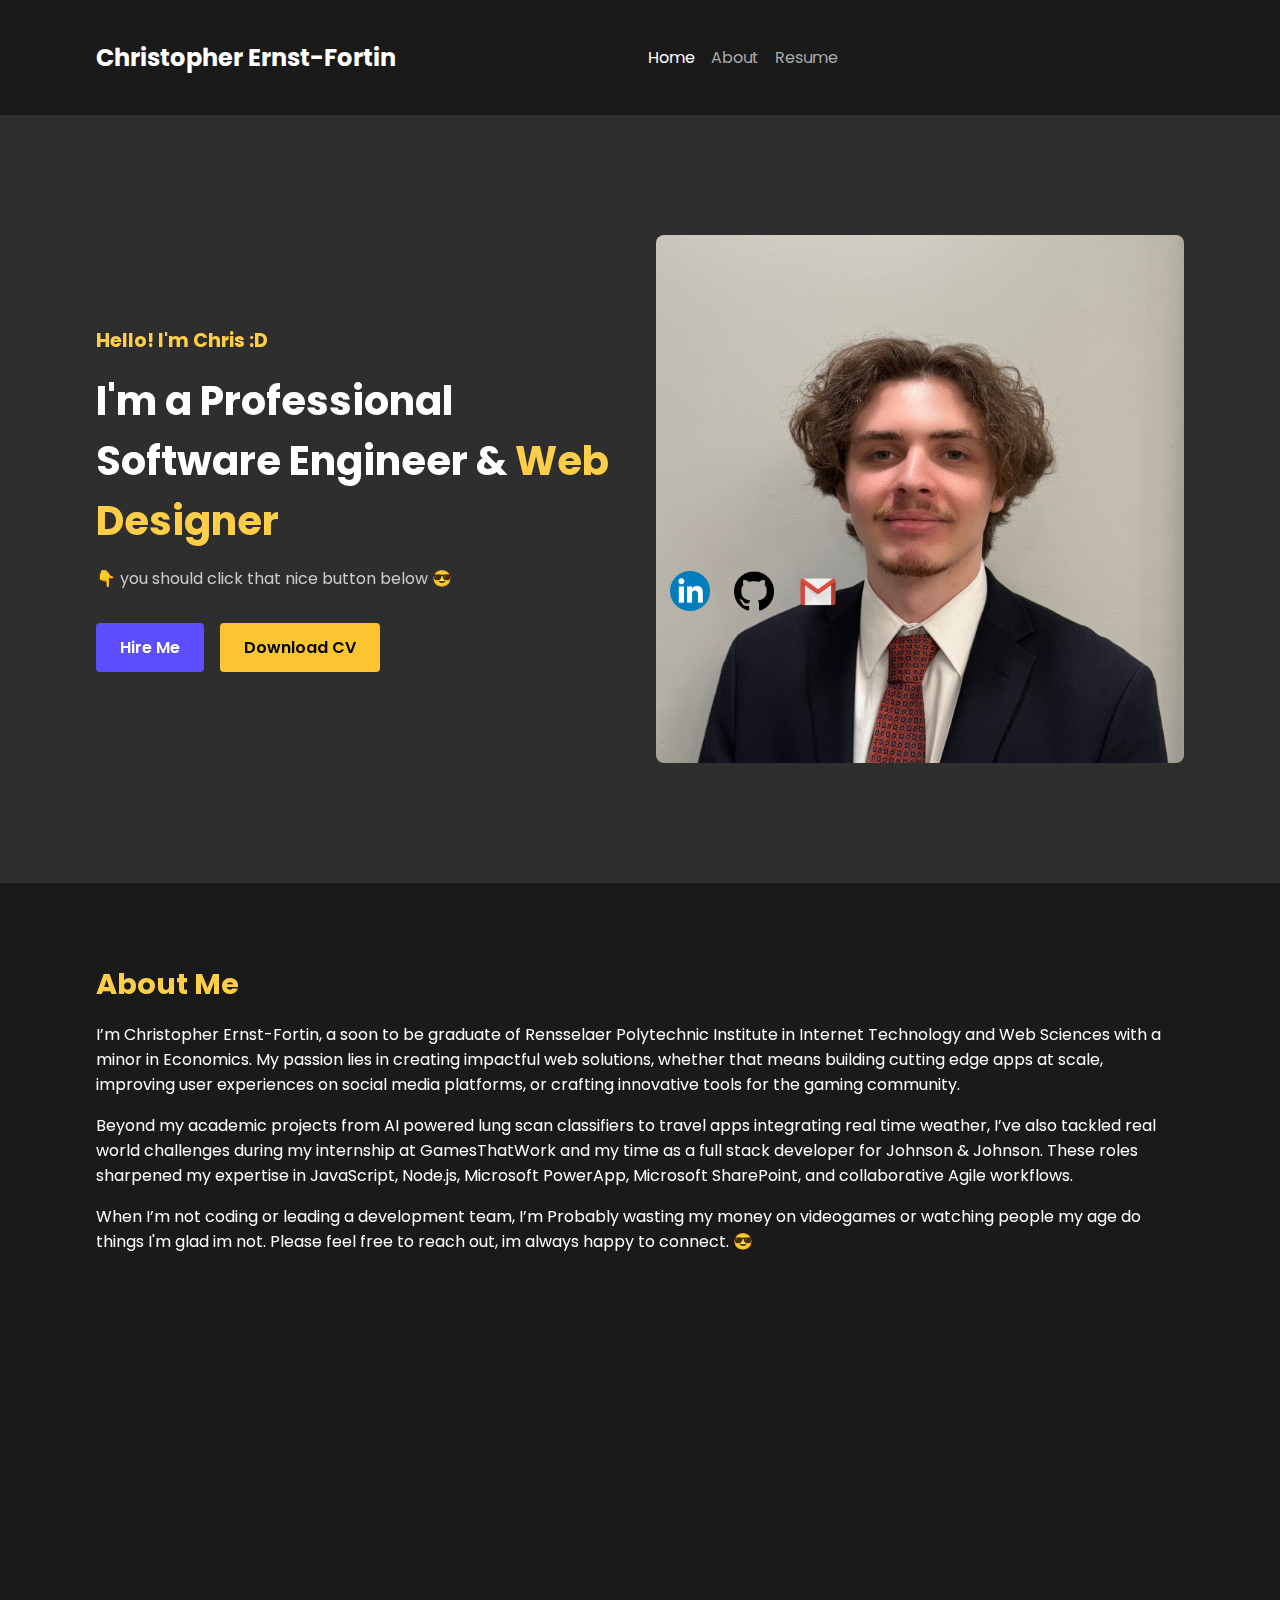
<file: index.html>
<!DOCTYPE html>
<html lang="en">
<head>
  <meta charset="UTF-8" />
  <meta name="viewport" content="width=device-width, initial-scale=1.0"/>
  <title>My Portfolio</title>
  <link rel="stylesheet" href="style.css" />
  <link rel="preconnect" href="https://fonts.googleapis.com">
  <link rel="preconnect" href="https://fonts.gstatic.com" crossorigin>
  <link 
    href="https://fonts.googleapis.com/css2?family=Poppins:wght@300;400;600&display=swap" 
    rel="stylesheet"
  >
</head>

<body>

  <!-- ======== Header / Navigation ======== -->
  <header class="site-header">
    <div class="container">
      <div class="logo">
        <h1>Christopher Ernst-Fortin</h1>
      </div>
      <nav class="main-nav">
        <ul>
          <li><a href="#home" class="active">Home</a></li>
          <li><a href="#about">About</a></li>
          <li><a href="#resume">Resume</a></li> <!-- NEW LINK IN NAV -->
          <li><a href="#portfolio">Portfolio</a></li>
          <li><a href="#contact">Contact</a></li>
          <li><a href="testing/key.html">NewPortfolioInWorks</a></li>
        </ul>
      </nav>
    </div>
  </header>

  <!-- ======== Hero Section ======== -->
  <section id="home" class="hero-section">
    <div class="container hero-content">
      <!-- Text Column -->
      <div class="hero-text">
        <h2>Hello! I'm Chris :D</h2>
        <h1>I'm a Professional Software Engineer &amp; <span>Web Designer</span></h1>
        <p>👇 you should click that nice button below 😎</p>
        <div class="buttons">
          <a href="#" class="btn btn-primary" id="hireMeBtn">Hire Me</a>
          <a href="Christopher-Ernst-Fortin-RESUMEe.pdf" class="btn btn-secondary" download="Christopher-Ernst-Fortin-Resume.pdf">Download CV</a>
        </div>
        <!-- Modal (hidden by default) placed inside hero-text -->
        <div id="hireMeModal" class="modal">
          <div class="modal-content">
            <span class="close">&times;</span>
            <h2>WOW! You really clicked that??</h2>
            <p>Connect with me:</p>
            <ul>
              <li><strong>Phone:</strong> <a href="tel:7707224302">770-722-4302</a></li>
              <li><strong>Email:</strong> <a href="mailto:cernstfortin@gmail.com">cernstfortin@gmail.com</a></li>
              <li><strong>LinkedIn:</strong> <a href="http://linkedin.com/in/chris-ernstfortin" target="_blank">chris-ernstfortin</a></li>
            </ul>
          </div>
        </div>
      </div>
      <!-- Image Column -->
      <div class="hero-image">
        <img src="wow.jpg" alt="Your Portrait" />
      </div>
    </div>
    
    <!-- Social Icons -->
    <div class="social-icons">
      <a href="https://linkedin.com/in/chris-ernstfortin" target="_blank">
        <img src="icons/linkedinn.png" alt="LinkedIn Icon" />
      </a>
      <a href="https://github.com/ernstc2" target="_blank">
        <img src="icons/github.png" alt="GitHub Icon" />
      </a>
      <a href="mailto:cernstfortin@gmail.com">
        <img src="icons/gmail.png" alt="Gmail Icon" />
      </a>
    </div>
  </section>
  
  

  <!-- ======== About Section ======== -->
  <section id="about" class="section about-section">
    <div class="container">
      <h2>About Me</h2>
      <p>
        I’m Christopher Ernst-Fortin, a soon to be graduate of Rensselaer Polytechnic Institute in Internet Technology and Web Sciences with a minor in Economics. 
        My passion lies in creating impactful web solutions, whether that means building cutting edge apps at scale, improving user experiences on social media platforms, 
        or crafting innovative tools for the gaming community.
      </p>
      <p>
        Beyond my academic projects from AI powered lung scan classifiers to travel apps integrating real time weather, I’ve also tackled real world 
        challenges during my internship at GamesThatWork and my time as a full stack developer for Johnson & Johnson. These roles sharpened my expertise in JavaScript, 
        Node.js, Microsoft PowerApp, Microsoft SharePoint, and collaborative Agile workflows.
      </p>
      <p>
        When I’m not coding or leading a development team, I’m Probably wasting my money on videogames or watching people my age do things I'm glad im not. Please feel free to reach out,
        im always happy to connect. 😎
      </p>
    </div>
  </section>

  <!-- ======== Portfolio Section ======== -->
  <section id="portfolio" class="portfolio-section">
    <div class="container">
      <!-- Intro Content -->
      <div class="portfolio-intro">
        <h2>Portfolio</h2>
        <p>
          A quick look at some of my favorite projects. Click below to dive deeper
          into my full collection of work, from web apps to AI-driven solutions.
        </p>
      </div>
  
      <!-- Button Wrapper -->
      <div class="portfolio-btn-wrapper">
        <a href="portfolio.html" class="btn btn-primary">
          View All Projects
        </a>
      </div>
    </div>
  </section>
  
  


  <!-- ======== Resume Section ======== -->
  <section id="resume" class="resume-section">
    <div class="container">
      <!-- Main Heading -->
      <h2>Resume</h2>
  
      <!-- ===== Contact Info (Grid) ===== -->
      <div class="resume-contact">
        <div class="contact-item">
          <strong>Address:</strong>
          <span>15th Street, Troy, NY 12180</span>
        </div>
        <div class="contact-item">
          <strong>Phone:</strong>
          <a href="tel:7707224302">770-722-4302</a>
        </div>
        <div class="contact-item">
          <strong>Email:</strong>
          <a href="mailto:cernstfortin@gmail.com">cernstfortin@gmail.com</a>
        </div>
        <div class="contact-item">
          <strong>LinkedIn:</strong>
          <a href="https://linkedin.com/in/chris-ernstfortin" target="_blank">chris-ernstfortin</a>
        </div>
      </div>
  
      <!-- ===== Technical Skills (As “Tags”) ===== -->
      <div class="resume-block">
        <h3>Technical Skills</h3>
        <div class="skills-list">
          <!-- Add all your skills as skill-tag spans -->
          <span class="skill-tag">JavaScript (ES6+)</span>
          <span class="skill-tag">Python</span>
          <span class="skill-tag">C/C++</span>
          <span class="skill-tag">Node.js</span>
          <span class="skill-tag">Express</span>
          <span class="skill-tag">bcrypt</span>
          <span class="skill-tag">React</span>
          <span class="skill-tag">jQuery</span>
          <span class="skill-tag">PHP</span>
          <span class="skill-tag">MongoDB</span>
          <span class="skill-tag">Mongoose</span>
          <span class="skill-tag">MariaDB</span>
          <span class="skill-tag">SQL</span>
          <span class="skill-tag">REST APIs</span>
          <span class="skill-tag">Docker</span>
          <span class="skill-tag">Azure</span>
          <span class="skill-tag">PowerApps</span>
          <span class="skill-tag">Power Automate</span>
          <span class="skill-tag">SharePoint Lists</span>
          <span class="skill-tag">Git/GitHub</span>
          <span class="skill-tag">Figma</span>
          <span class="skill-tag">Agile</span>
          <span class="skill-tag">NodeMailer</span>
          <span class="skill-tag">AI Integration</span>
          <span class="skill-tag">HTML</span>
          <span class="skill-tag">CSS</span>
          <span class="skill-tag">Web Design</span>
          <span class="skill-tag">Linux</span>
          <span class="skill-tag">R</span>
          <span class="skill-tag">SaaS</span>
          <span class="skill-tag">Machine Learning</span>
          <span class="skill-tag">AWS</span>

        </div>
      </div>
  
      <!-- ===== Education ===== -->
      <div class="resume-block">
        <h3>Education</h3>
      
        <div class="education-entry">
          <h4>Rensselaer Polytechnic Institute (RPI) — Troy, NY</h4>
          
          <!-- Degree + Minor -->
          <p>
            <strong>Bachelor of Science in Internet Technology and Web Sciences</strong> 
            <em>(Minor: Economics)</em>
          </p>
          
          <!-- Graduation + GPA -->
          <p>
            <strong>Expected Graduation:</strong> May 2025 <br>
            <strong>GPA:</strong> 3.22 / 4.00
          </p>
          
          <!-- Relevant Coursework as bullet points -->
          <p><strong>Relevant Coursework:</strong></p>
          <ul class="coursework-list">
            <li>Data Structures</li>
            <li>HCI</li>
            <li>Computer Information Systems</li>
            <li>Computer Organization</li>
            <li>Web Systems Development</li>
            <li>Foundations of CS</li>
            <li>IT &amp; Web Science Capstone</li>
            <li>Web Science Systems Development</li>
          </ul>
        </div>
      </div>
      
  
      <!-- ===== Experience ===== -->
      <div class="resume-block">
        <h3>Experience</h3>
  
        <!-- J&J -->
        <div class="job-entry">
          <h4>J&amp;J MedTech Supply Chain Product Availability App (Troy, NY)</h4>
          <span class="job-dates">January 2025 – Present</span>
          <ul>
            <li>Developed a Microsoft PowerApp for product availability notifications.</li>
            <li>Designed admin and customer service interfaces for streamlined access and notifications.</li>
            <li>Integrated SharePoint List for structured data management and access control.</li>
          </ul>
        </div>
  
        <!-- GamesThatWork -->
        <div class="job-entry">
          <h4>GamesThatWork — Software Engineering Intern (Atlanta, GA)</h4>
          <span class="job-dates">March 2024 – August 2024</span>
          <ul>
            <li>Developed authentication systems using Google Firebase + JavaScript.</li>
            <li>Collaborated with QA and UX teams to deploy new features across multiple versions.</li>
            <li>Resolved 51 software bugs via GitHub pull requests.</li>
          </ul>
        </div>
  
        <!-- Flash.co -->
        <div class="job-entry">
          <h4>Flash.co — Application Manager (Peachtree Corners, GA)</h4>
          <span class="job-dates">May 2015 – September 2015</span>
          <ul>
            <li>Defined project-wide performance metrics and managed development timelines.</li>
            <li>Provided technical leadership for 3 application versions.</li>
            <li>Led a team of 5 testers, overseeing release of apps used by 20+ users.</li>
          </ul>
        </div>
  
        <!-- Lazy Dog -->
        <div class="job-entry">
          <h4>Lazy Dog Restaurant &amp; Bar — Food Runner (Peachtree Corners, GA)</h4>
          <span class="job-dates">May 2021 – August 2021</span>
          <ul>
            <li>Provided outstanding customer service to 50+ daily guests.</li>
            <li>Collaborated with staff to maintain efficient service flow and restocking.</li>
          </ul>
        </div>
      </div>
  
      <!-- ===== Projects ===== -->
      <div class="resume-block">
        <h3>Projects</h3>

        
        <!-- PatchNotes -->
        <div class="job-entry">
          <h4>PatchNotes (RPI Software Engineering &amp; Design Class Project)</h4>
          <span class="job-dates">January 2025 – Present</span>
          <ul>
            <li>Collaborated with a team to develop PatchNotes, a web app that aggregates legislative updates from government 
              APIs and provides AI-generated summaries.</li>
            <li>Developed the back-end using Node.js, Express, and MongoDB, implementing secure user authentication, database 
              integration, and RESTful API endpoints.</li>
            <li>Implemented bookmarks, multi‑criteria filtering, and NodeMailer email alerts for personalized updates</li>
          </ul>
        </div>

        <!-- King Ferry Presbyterian Church -->
        <div class="job-entry">
          <h4>King Ferry Presbyterian Church — Web Page Project Manager</h4>
          <span class="job-dates">September 2024 – December 2024</span>
          <ul>
            <li>Led a team of 4 to develop a responsive website for events and outreach.</li>
            <li>Built with HTML, CSS, JavaScript, focusing on user-friendly design.</li>
            <li>Integrated a calendar and contact form to boost engagement.</li>
          </ul>
        </div>
  
        <!-- Travercity -->
        <div class="job-entry">
          <h4>Travercity (RPI Software Engineering &amp; Design Class Project)</h4>
          <span class="job-dates">September 2023 – December 2023</span>
          <ul>
            <li>Designed a travel planning web app with real-time weather integration.</li>
            <li>Enhanced user experience with location-based recommendations.</li>
          </ul>
        </div>
  


      <!-- MaLung -->
      <div class="job-entry">
        <h4>MaLung (RPI Software Engineering &amp; Design Class Project)</h4>
        <span class="job-dates">September 2022 – December 2022</span>
        <ul>
          <li>Collaborated in a team of 3 to design a COVID-19 AI classifier for lung scans.</li>
          <li>Managed back-end/DevOps, hosting on Microsoft Azure with Docker.</li>
          <li>Built a responsive UI in Figma and integrated a MariaDB database via PHP.</li>
        </ul>
      </div>
  
    </div> <!-- .container -->
  </section>
  
  

  <!-- ======== Contact Section ======== -->
  <section id="contact" class="section contact-section">
    <div class="container">
      <h2>Contact Me</h2>
      <p>
        Interested in working together or have any questions? 
        I will literally instantly respond to you. I promise.
      </p>
  
      <!-- Contact Info (optional) -->
      <div class="contact-info">
        <p><strong>Phone:</strong> <a href="tel:7707224302">770-722-4302</a></p>
        <p><strong>Email:</strong> <a href="mailto:cernstfortin@gmail.com">cernstfortin@gmail.com</a></p>
      </div>
  
    </div>
  </section>
  

  <!-- ======== Footer ======== -->
  <footer class="site-footer">
    <div class="container">
      <p>&copy; 2025 Christopher Ernst-Fortin. All rights reserved. I cant believe you read this.</p>
    </div>
  </footer>

<script src="modal.js"></script>
<script src="animations.js"></script>
</body>
</html>
</file>
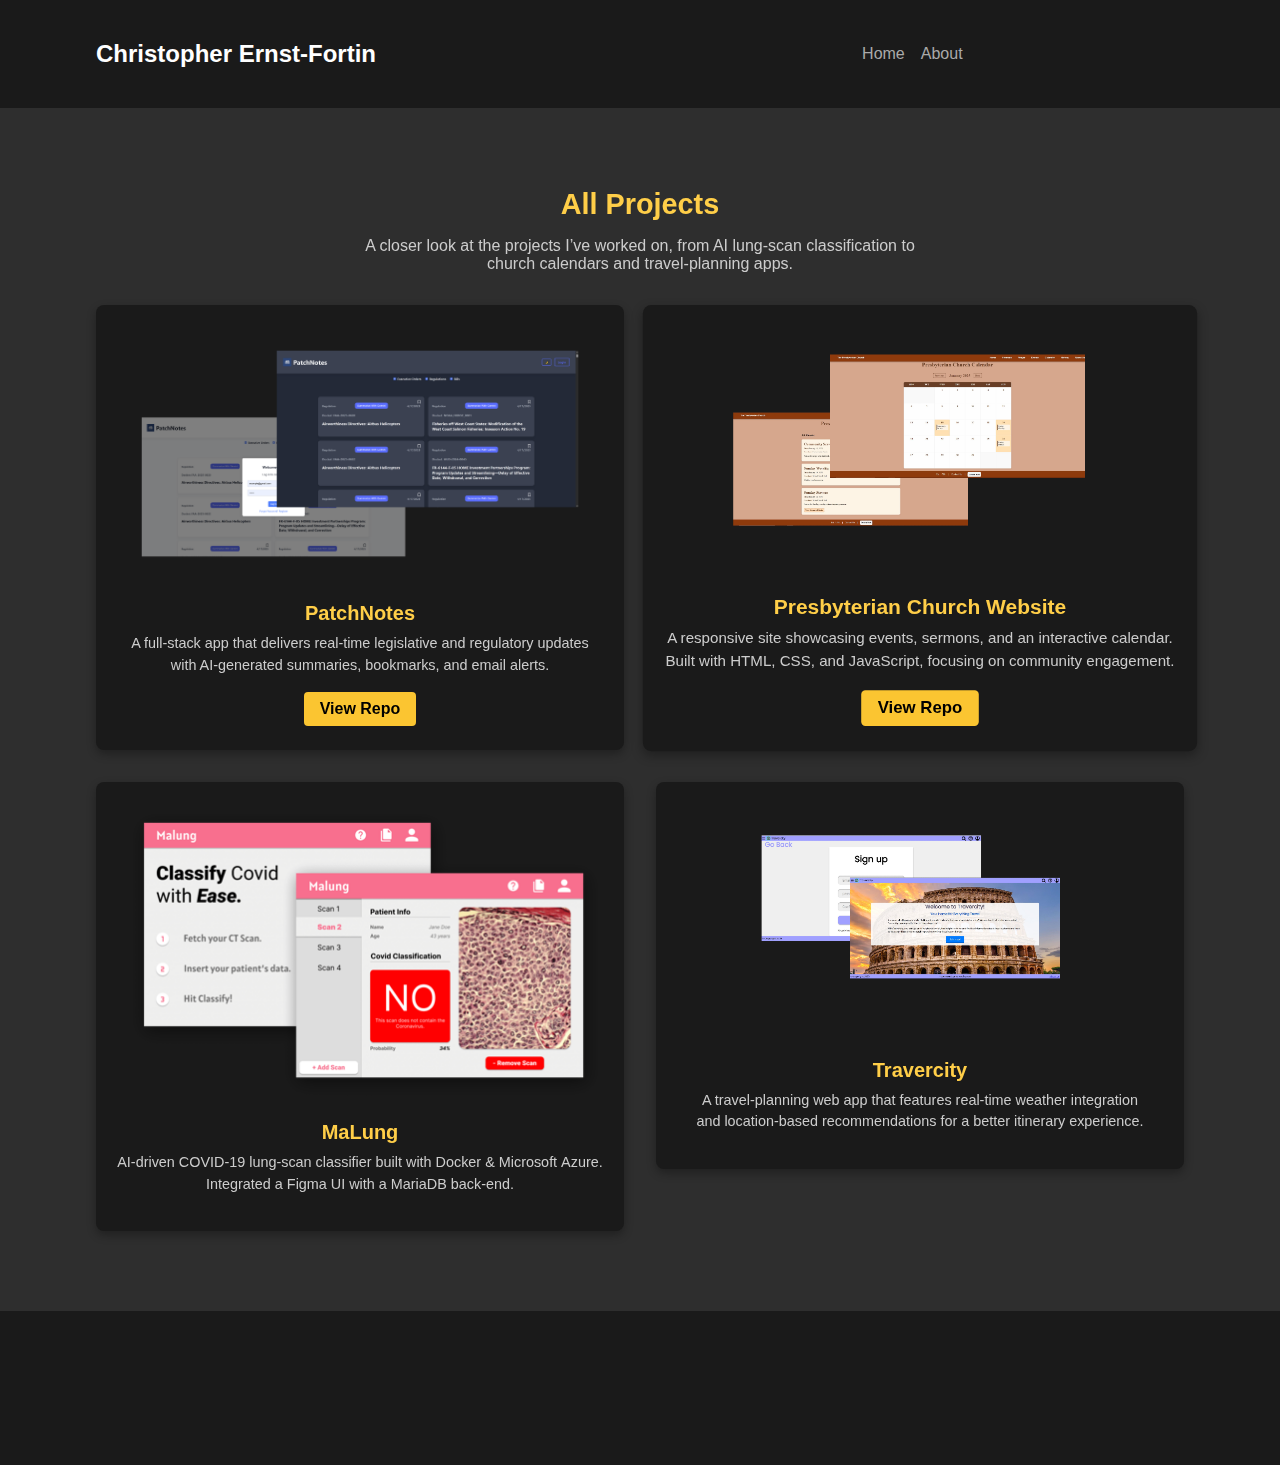
<file: portfolio.html>
<!-- portfolio.html -->
<!DOCTYPE html>
<html lang="en">
<head>
  <meta charset="UTF-8" />
  <title>My Full Portfolio</title>
  <link rel="stylesheet" href="style.css" />
</head>

<body>
  <!-- ======== Header / Navigation ======== -->
  <header class="site-header">
    <div class="container">
      <div class="logo"><h1>Christopher Ernst-Fortin</h1></div>

      <nav class="main-nav">
        <ul>
          <li><a href="index.html#home">Home</a></li>
          <li><a href="index.html#about">About</a></li>
          <li><a href="index.html#resume">Resume</a></li>
          <li><a href="portfolio.html" class="active">Portfolio</a></li>
          <li><a href="index.html#contact">Contact</a></li>
        </ul>
      </nav>
    </div>
  </header>

  <!-- ========== Portfolio Gallery ========== -->
  <section class="portfolio-gallery">
    <div class="container">
      <h2>All Projects</h2>
      <p>A closer look at the projects I’ve worked on, from AI lung‑scan classification to
        church calendars and travel‑planning apps.</p>

      <div class="project-grid">




        <!-- ===== PatchNotes ===== -->
        <div class="project-card">
          <!-- Replace patchnotes.png with your thumbnail image -->
          <img src="patchnotes.png" alt="PatchNotes Web App Screenshot" />
          <h3>PatchNotes</h3>
          <p>
            A full‑stack app that delivers real‑time legislative and regulatory updates<br />
            with AI‑generated summaries, bookmarks, and email alerts.
          </p>

          <!-- GitHub repo (swap in the real URL) -->
          <a
            href="https://github.com/ernstc2/patchnotes" 
            class="btn btn-secondary"
            target="_blank"
            rel="noopener noreferrer"
          >
            View Repo
          </a>
        </div>


        <!-- ===== Church Website ===== -->
        <div class="project-card">
          <img src="project3.png" alt="Presbyterian Church Website Screenshot" />
          <h3>Presbyterian Church Website</h3>
          <p>
            A responsive site showcasing events, sermons, and an interactive calendar.<br />
            Built with HTML, CSS, and JavaScript, focusing on community engagement.
          </p>
          <a
            href="https://github.com/ernstc2/The-King-Ferry-Presbyterian-Church-Website"                 
            class="btn btn-secondary"
            target="_blank"
            rel="noopener noreferrer"
          >
            View Repo
          </a>
        </div>

        <!-- ===== MaLung ===== -->
        <div class="project-card">
          <img src="project1.png" alt="MaLung Project Screenshot" />
          <h3>MaLung</h3>
          <p>
            AI‑driven COVID‑19 lung‑scan classifier built with Docker &amp; Microsoft Azure.<br />
            Integrated a Figma UI with a MariaDB back‑end.
          </p>
          
        </div>

        <!-- ===== Travercity ===== -->
        <div class="project-card">
          <img src="project2.png" alt="Travercity Project Screenshot" />
          <h3>Travercity</h3>
          <p>
            A travel‑planning web app that features real‑time weather integration<br />
            and location‑based recommendations for a better itinerary experience.
          </p>
        </div>

      </div> <!-- .project-grid -->
    </div> <!-- .container -->
  </section>

  <!-- ========== Footer ========== -->
  <footer class="site-footer">
    <div class="container">
      <p>&copy; 2025 Christopher Ernst‑Fortin. All rights reserved. I can’t believe you read this.</p>
    </div>
  </footer>

  <!-- optional scripts -->
  <script src="animations.js"></script>
</body>
</html>
</file>
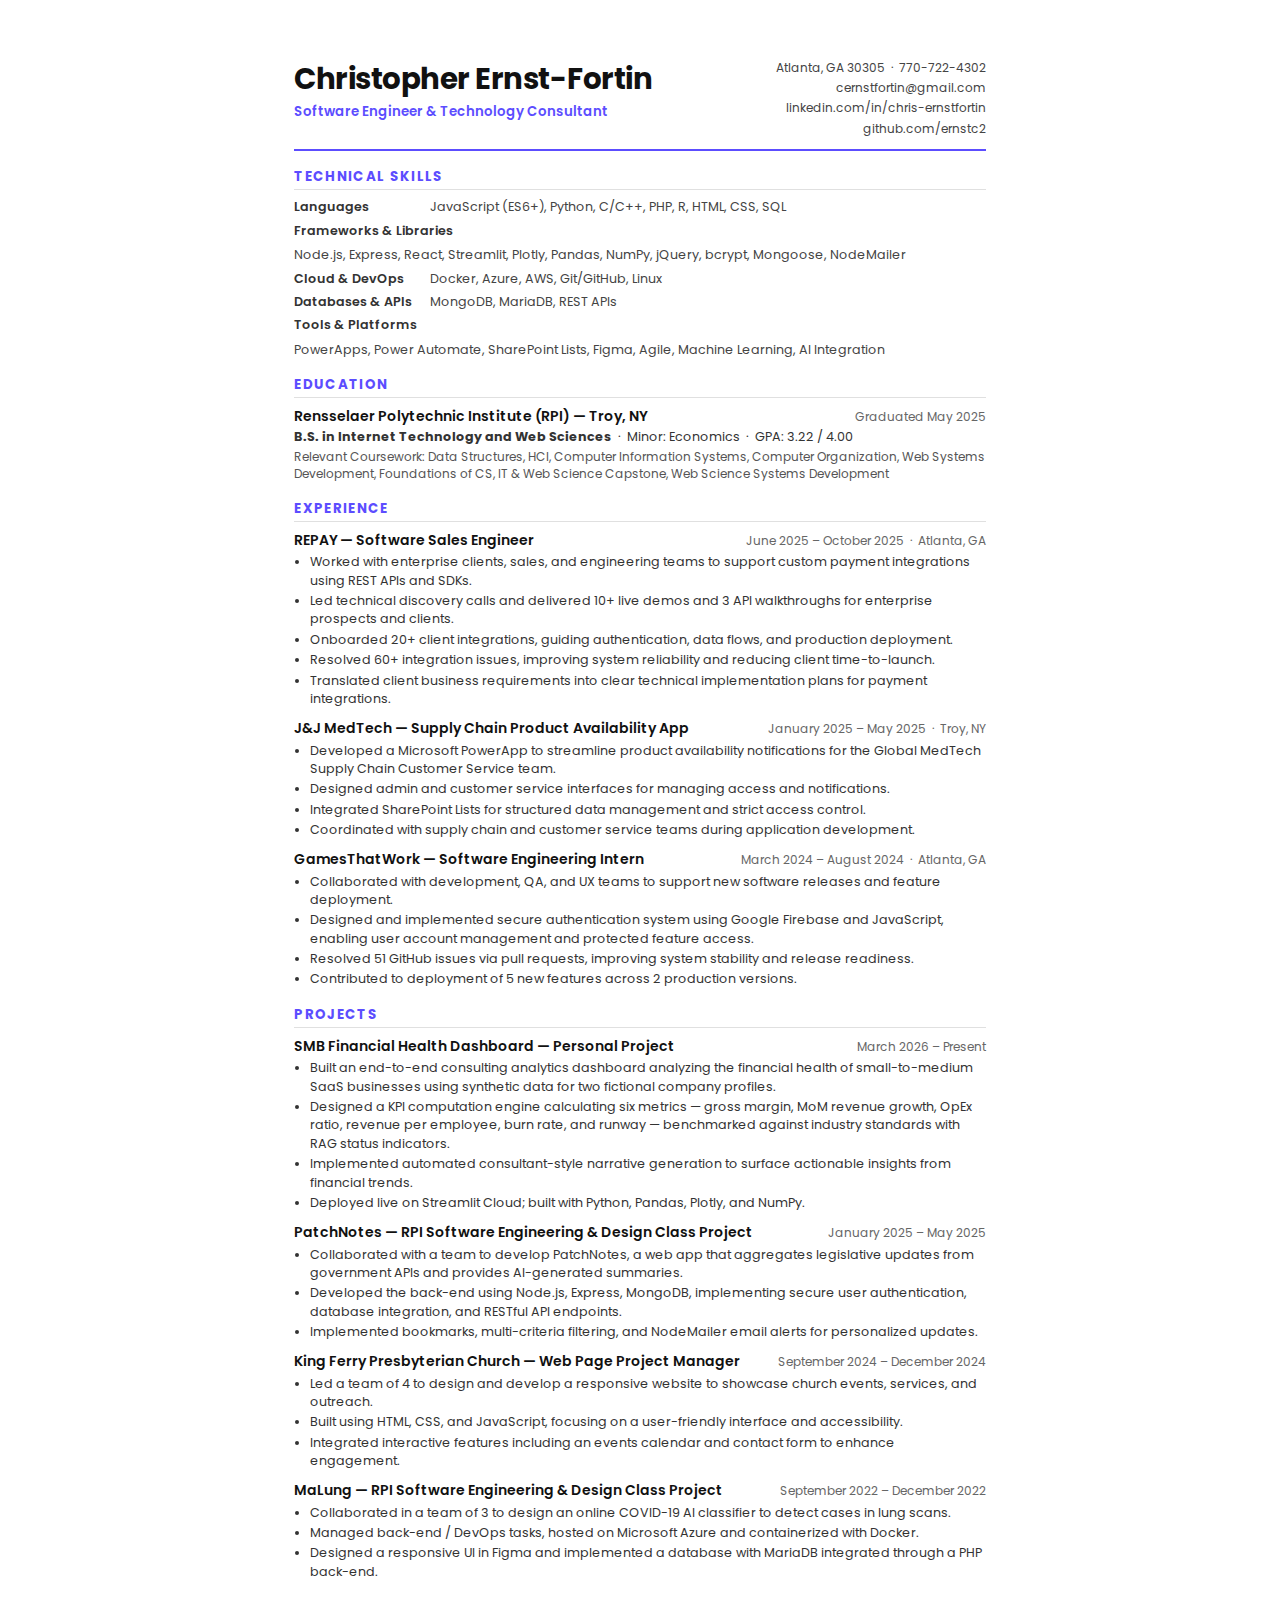
<file: resume-print.html>
<!DOCTYPE html>
<html lang="en">
<head>
  <meta charset="UTF-8" />
  <meta name="viewport" content="width=device-width, initial-scale=1.0"/>
  <title>Christopher Ernst-Fortin — Resume</title>
  <link rel="preconnect" href="https://fonts.googleapis.com">
  <link href="https://fonts.googleapis.com/css2?family=Poppins:wght@300;400;600;700&display=swap" rel="stylesheet">
  <style>
    *, *::before, *::after { box-sizing: border-box; margin: 0; padding: 0; }

    body {
      font-family: 'Poppins', sans-serif;
      font-size: 10.5pt;
      color: #1a1a1a;
      background: #fff;
      padding: 0.6in 0.65in;
      max-width: 8.5in;
      margin: 0 auto;
      line-height: 1.45;
    }

    /* ── Header ── */
    .resume-header {
      display: flex;
      justify-content: space-between;
      align-items: flex-start;
      border-bottom: 2px solid #5c4dff;
      padding-bottom: 10px;
      margin-bottom: 14px;
    }

    .resume-header h1 {
      font-size: 22pt;
      font-weight: 700;
      color: #111;
      letter-spacing: -0.5px;
    }

    .resume-header .title-line {
      font-size: 10pt;
      color: #5c4dff;
      font-weight: 600;
      margin-top: 2px;
    }

    .contact-block {
      text-align: right;
      font-size: 9pt;
      color: #444;
      line-height: 1.7;
    }

    .contact-block a {
      color: #444;
      text-decoration: none;
    }

    /* ── Section headings ── */
    .section-heading {
      font-size: 10pt;
      font-weight: 700;
      text-transform: uppercase;
      letter-spacing: 0.1em;
      color: #5c4dff;
      border-bottom: 1px solid #e0e0e0;
      padding-bottom: 3px;
      margin-top: 16px;
      margin-bottom: 8px;
    }

    /* ── Skills ── */
    .skills-row {
      display: flex;
      gap: 6px;
      flex-wrap: wrap;
      margin-bottom: 5px;
      align-items: baseline;
    }

    .skills-label {
      font-weight: 600;
      font-size: 9.5pt;
      color: #333;
      min-width: 130px;
      flex-shrink: 0;
    }

    .skills-values {
      font-size: 9.5pt;
      color: #444;
    }

    /* ── Job / Project entries ── */
    .entry {
      margin-bottom: 10px;
      page-break-inside: avoid;
    }

    .entry-header {
      display: flex;
      justify-content: space-between;
      align-items: baseline;
      gap: 8px;
    }

    .entry-title {
      font-size: 10.5pt;
      font-weight: 600;
      color: #111;
    }

    .entry-dates {
      font-size: 9pt;
      color: #666;
      white-space: nowrap;
      flex-shrink: 0;
    }

    .entry-sub {
      font-size: 9pt;
      color: #555;
      margin-bottom: 3px;
    }

    ul {
      padding-left: 16px;
      margin-top: 3px;
    }

    ul li {
      font-size: 9.5pt;
      color: #333;
      margin-bottom: 2px;
    }

    /* ── Education ── */
    .edu-block .entry-title { font-size: 10.5pt; }
    .edu-degree { font-size: 9.5pt; color: #333; margin: 1px 0; }
    .coursework { font-size: 9pt; color: #555; margin-top: 2px; }

    /* ── Print ── */
    @media print {
      body {
        padding: 0.5in 0.6in;
        font-size: 10pt;
      }
      .section-heading { color: #5c4dff; }
      a { color: inherit; text-decoration: none; }
      .entry { page-break-inside: avoid; }
    }
  </style>
</head>
<body>

  <!-- Header -->
  <div class="resume-header">
    <div>
      <h1>Christopher Ernst-Fortin</h1>
      <div class="title-line">Software Engineer &amp; Technology Consultant</div>
    </div>
    <div class="contact-block">
      Atlanta, GA 30305 &nbsp;·&nbsp; <a href="tel:7707224302">770-722-4302</a><br>
      <a href="mailto:cernstfortin@gmail.com">cernstfortin@gmail.com</a><br>
      <a href="https://linkedin.com/in/chris-ernstfortin" target="_blank">linkedin.com/in/chris-ernstfortin</a><br>
      <a href="https://github.com/ernstc2" target="_blank">github.com/ernstc2</a>
    </div>
  </div>

  <!-- Technical Skills -->
  <div class="section-heading">Technical Skills</div>

  <div class="skills-row">
    <span class="skills-label">Languages</span>
    <span class="skills-values">JavaScript (ES6+), Python, C/C++, PHP, R, HTML, CSS, SQL</span>
  </div>
  <div class="skills-row">
    <span class="skills-label">Frameworks &amp; Libraries</span>
    <span class="skills-values">Node.js, Express, React, Streamlit, Plotly, Pandas, NumPy, jQuery, bcrypt, Mongoose, NodeMailer</span>
  </div>
  <div class="skills-row">
    <span class="skills-label">Cloud &amp; DevOps</span>
    <span class="skills-values">Docker, Azure, AWS, Git/GitHub, Linux</span>
  </div>
  <div class="skills-row">
    <span class="skills-label">Databases &amp; APIs</span>
    <span class="skills-values">MongoDB, MariaDB, REST APIs</span>
  </div>
  <div class="skills-row">
    <span class="skills-label">Tools &amp; Platforms</span>
    <span class="skills-values">PowerApps, Power Automate, SharePoint Lists, Figma, Agile, Machine Learning, AI Integration</span>
  </div>

  <!-- Education -->
  <div class="section-heading">Education</div>
  <div class="entry edu-block">
    <div class="entry-header">
      <span class="entry-title">Rensselaer Polytechnic Institute (RPI) — Troy, NY</span>
      <span class="entry-dates">Graduated May 2025</span>
    </div>
    <div class="edu-degree"><strong>B.S. in Internet Technology and Web Sciences</strong> &nbsp;·&nbsp; Minor: Economics &nbsp;·&nbsp; GPA: 3.22 / 4.00</div>
    <div class="coursework">Relevant Coursework: Data Structures, HCI, Computer Information Systems, Computer Organization, Web Systems Development, Foundations of CS, IT &amp; Web Science Capstone, Web Science Systems Development</div>
  </div>

  <!-- Experience -->
  <div class="section-heading">Experience</div>

  <div class="entry">
    <div class="entry-header">
      <span class="entry-title">REPAY — Software Sales Engineer</span>
      <span class="entry-dates">June 2025 – October 2025 &nbsp;·&nbsp; Atlanta, GA</span>
    </div>
    <ul>
      <li>Worked with enterprise clients, sales, and engineering teams to support custom payment integrations using REST APIs and SDKs.</li>
      <li>Led technical discovery calls and delivered 10+ live demos and 3 API walkthroughs for enterprise prospects and clients.</li>
      <li>Onboarded 20+ client integrations, guiding authentication, data flows, and production deployment.</li>
      <li>Resolved 60+ integration issues, improving system reliability and reducing client time-to-launch.</li>
      <li>Translated client business requirements into clear technical implementation plans for payment integrations.</li>
    </ul>
  </div>

  <div class="entry">
    <div class="entry-header">
      <span class="entry-title">J&amp;J MedTech — Supply Chain Product Availability App</span>
      <span class="entry-dates">January 2025 – May 2025 &nbsp;·&nbsp; Troy, NY</span>
    </div>
    <ul>
      <li>Developed a Microsoft PowerApp to streamline product availability notifications for the Global MedTech Supply Chain Customer Service team.</li>
      <li>Designed admin and customer service interfaces for managing access and notifications.</li>
      <li>Integrated SharePoint Lists for structured data management and strict access control.</li>
      <li>Coordinated with supply chain and customer service teams during application development.</li>
    </ul>
  </div>

  <div class="entry">
    <div class="entry-header">
      <span class="entry-title">GamesThatWork — Software Engineering Intern</span>
      <span class="entry-dates">March 2024 – August 2024 &nbsp;·&nbsp; Atlanta, GA</span>
    </div>
    <ul>
      <li>Collaborated with development, QA, and UX teams to support new software releases and feature deployment.</li>
      <li>Designed and implemented secure authentication system using Google Firebase and JavaScript, enabling user account management and protected feature access.</li>
      <li>Resolved 51 GitHub issues via pull requests, improving system stability and release readiness.</li>
      <li>Contributed to deployment of 5 new features across 2 production versions.</li>
    </ul>
  </div>

  <!-- Projects -->
  <div class="section-heading">Projects</div>

  <div class="entry">
    <div class="entry-header">
      <span class="entry-title">SMB Financial Health Dashboard — Personal Project</span>
      <span class="entry-dates">March 2026 – Present</span>
    </div>
    <ul>
      <li>Built an end-to-end consulting analytics dashboard analyzing the financial health of small-to-medium SaaS businesses using synthetic data for two fictional company profiles.</li>
      <li>Designed a KPI computation engine calculating six metrics — gross margin, MoM revenue growth, OpEx ratio, revenue per employee, burn rate, and runway — benchmarked against industry standards with RAG status indicators.</li>
      <li>Implemented automated consultant-style narrative generation to surface actionable insights from financial trends.</li>
      <li>Deployed live on Streamlit Cloud; built with Python, Pandas, Plotly, and NumPy.</li>
    </ul>
  </div>

  <div class="entry">
    <div class="entry-header">
      <span class="entry-title">PatchNotes — RPI Software Engineering &amp; Design Class Project</span>
      <span class="entry-dates">January 2025 – May 2025</span>
    </div>
    <ul>
      <li>Collaborated with a team to develop PatchNotes, a web app that aggregates legislative updates from government APIs and provides AI-generated summaries.</li>
      <li>Developed the back-end using Node.js, Express, MongoDB, implementing secure user authentication, database integration, and RESTful API endpoints.</li>
      <li>Implemented bookmarks, multi-criteria filtering, and NodeMailer email alerts for personalized updates.</li>
    </ul>
  </div>

  <div class="entry">
    <div class="entry-header">
      <span class="entry-title">King Ferry Presbyterian Church — Web Page Project Manager</span>
      <span class="entry-dates">September 2024 – December 2024</span>
    </div>
    <ul>
      <li>Led a team of 4 to design and develop a responsive website to showcase church events, services, and outreach.</li>
      <li>Built using HTML, CSS, and JavaScript, focusing on a user-friendly interface and accessibility.</li>
      <li>Integrated interactive features including an events calendar and contact form to enhance engagement.</li>
    </ul>
  </div>

  <div class="entry">
    <div class="entry-header">
      <span class="entry-title">MaLung — RPI Software Engineering &amp; Design Class Project</span>
      <span class="entry-dates">September 2022 – December 2022</span>
    </div>
    <ul>
      <li>Collaborated in a team of 3 to design an online COVID-19 AI classifier to detect cases in lung scans.</li>
      <li>Managed back-end / DevOps tasks, hosted on Microsoft Azure and containerized with Docker.</li>
      <li>Designed a responsive UI in Figma and implemented a database with MariaDB integrated through a PHP back-end.</li>
    </ul>
  </div>

</body>
</html>
</file>
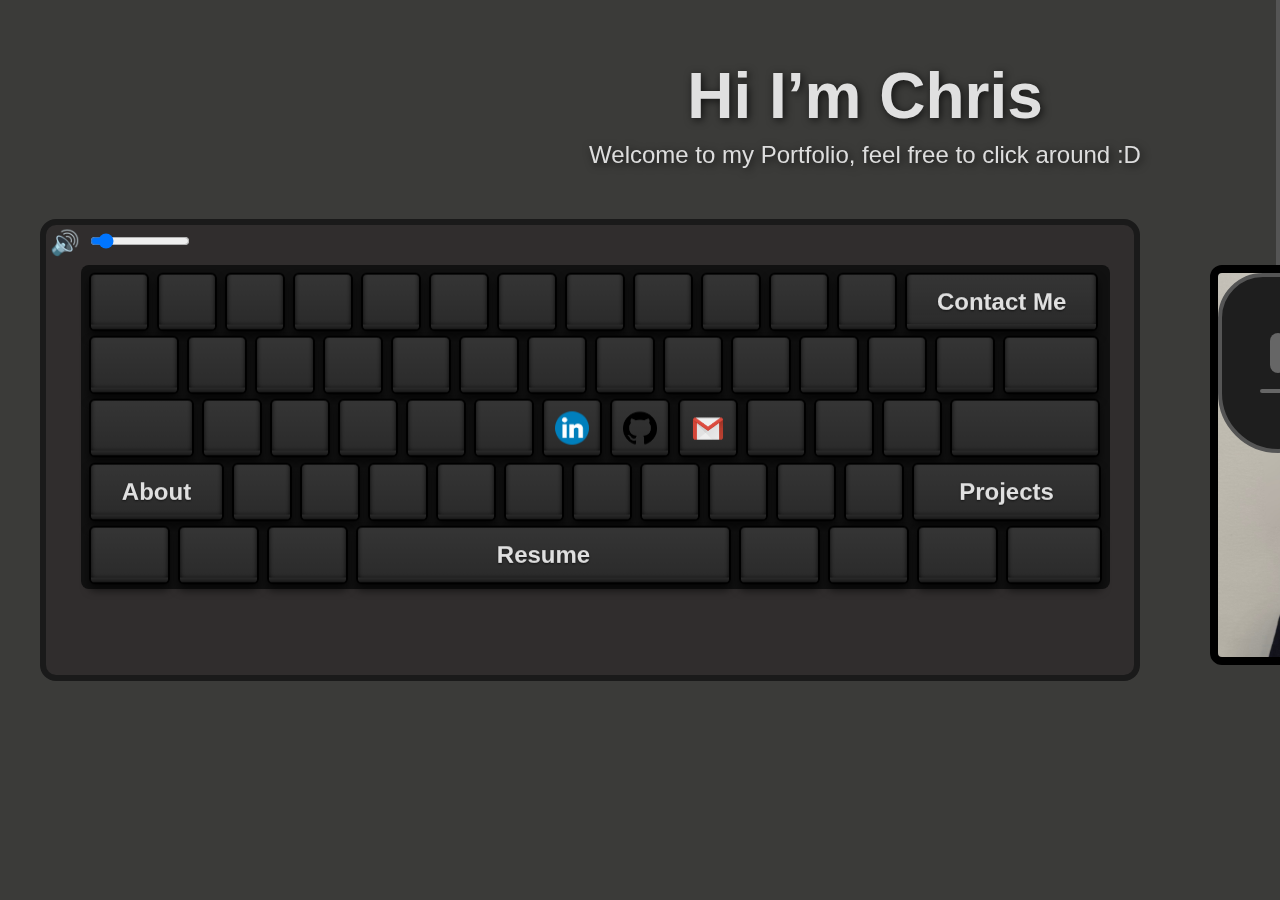
<file: testing/key.html>
<!DOCTYPE html>
<html lang="en">
<head>
  <meta charset="UTF-8" />
  <meta name="viewport" content="width=device-width, initial-scale=1.0"/>
  <title>Chris — Keyboard & Mouse Landing</title>
  <link rel="stylesheet" href="style.css"/>
</head>
<body>
  <div id="wrapper">
    <!-- full‑screen cable SVG -->
    <svg id="cableSvg" xmlns="http://www.w3.org/2000/svg">
      <polyline id="cablePoly"
                stroke="#555" stroke-width="4"
                fill="none" stroke-linecap="round" stroke-linejoin="round"/>
    </svg>

    <!-- toast notification -->
    <div id="toast" class="toast">Email copied!</div>

    <!-- audio & controls -->
    <audio id="key-sound" src="keyclick.mp3" preload="auto"></audio>
    <audio id="bg-music" src="music.mp3" loop preload="auto"></audio>
    <button id="mute-btn" aria-label="Mute/Unmute" title="Mute/Unmute">🔊</button>
    <input id="volume-slider" type="range" min="0" max="1" step="0.01" />

    <!-- top overlay text -->
    <div class="overlay-container">
      <div class="overlay-text">hi I’m Chris</div>
      <div class="subtext">Welcome to my Portfolio, feel free to click around :D</div>
    </div>

    <!-- desk / keyboard / mouse -->
    <div id="desk">
      <div id="keyboard"></div>
      <div id="mouse-area">
        <div class="mouse">
          <div class="scroll"></div>
          <div class="button"></div>
        </div>
      </div>
    </div>
  </div>

  <!-- About Me Modal -->
  <div id="modalOverlay" class="modal-overlay">
    <div class="modal" role="dialog" aria-modal="true" aria-labelledby="modalTitle">
      <button class="modal-close" aria-label="Close">&times;</button>
      <div class="modal-content">
        <h2 id="modalTitle">About Me</h2>
        <p>I’m Christopher Ernst‑Fortin, a soon to be graduate of Rensselaer Polytechnic Institute in Internet Technology and Web Sciences with a minor in Economics. My passion lies in creating impactful web solutions, whether that means building cutting edge apps at scale, improving user experiences on social media platforms, or crafting innovative tools for the gaming community.</p>
        <p>Beyond my academic projects from AI powered lung scan classifiers to travel apps integrating real time weather, I’ve also tackled real world challenges during my internship at GamesThatWork and my time as a full stack developer for Johnson & Johnson. These roles sharpened my expertise in JavaScript, Node.js, Microsoft PowerApp, Microsoft SharePoint, and collaborative Agile workflows.</p>
        <p>When I’m not coding or leading a development team, I’m probably wasting my money on videogames or watching people my age do things I'm glad I'm not. Please feel free to reach out, I’m always happy to connect. 😎</p>
      </div>
    </div>
  </div>

  <!-- Contact Me Modal -->
  <div id="contactModalOverlay" class="modal-overlay">
    <div class="modal" role="dialog" aria-modal="true" aria-labelledby="contactTitle">
      <button class="modal-close" aria-label="Close">&times;</button>
      <div class="modal-content">
        <h2 id="contactTitle">Contact Me</h2>
        <p>Interested in working together or have any questions? I will literally instantly respond to you. I promise.</p>
        <p><strong>Phone:</strong> <a href="tel:7707224302">770‑722‑4302</a></p>
        <p><strong>Email:</strong> <a href="mailto:cernstfortin@gmail.com">cernstfortin@gmail.com</a></p>
      </div>
    </div>
  </div>

  <script>
    // ————— audio & volume logic —————
    const sound   = document.getElementById('key-sound');
    const bgMusic = document.getElementById('bg-music');
    const muteBtn = document.getElementById('mute-btn');
    const slider  = document.getElementById('volume-slider');
    bgMusic.volume = 0.1;
    slider.value   = bgMusic.volume;
    bgMusic.play().catch(() => {
      document.body.addEventListener('click', () => bgMusic.play(), { once: true });
    });
    muteBtn.addEventListener('click', () => {
      bgMusic.muted = !bgMusic.muted;
      muteBtn.textContent = bgMusic.muted ? '🔇' : '🔊';
    });
    slider.addEventListener('input', () => {
      bgMusic.volume = parseFloat(slider.value);
      if (bgMusic.muted && bgMusic.volume > 0) bgMusic.muted = false;
    });

    // ————— keyboard layout, labels & actions —————
    const layout = [
      [1,1,1,1,1,1,1,1,1,1,1,1,3.22],
      [1.5,1,1,1,1,1,1,1,1,1,1,1,1,1.6],
      [1.75,1,1,1,1,1,1,1,1,1,1,1,2.5],
      [2.25,1,1,1,1,1,1,1,1,1,1,3.15],
      [1.35,1.35,1.35,6.25,1.35,1.35,1.35,1.6]
    ];
    const labels = [
      ["","","","","","","","","","","","","<span class='key-label'>Contact Me</span>"],
      Array(14).fill(""),
      ["","","","","","",
       `<a href="https://linkedin.com/in/chris-ernstfortin" target="_blank">
          <img src="/icons/linkedinn.png" class="key-icon" alt="LinkedIn">
        </a>`,
       `<a href="https://github.com/ernstc2" target="_blank">
          <img src="/icons/github.png" class="key-icon" alt="GitHub">
        </a>`,
       `<a href="mailto:cernstfortin@gmail.com">
          <img src="/icons/gmail.png" class="key-icon" alt="Gmail">
        </a>`,
      "", "", "", "" ],
      ["<span class='key-label'>About</span>","","","","","","","","","","","<span class='key-label'>Projects</span>"],
      ["","","","<span class='key-label'>Resume</span>","","","",""]
    ];
    const actions = [
      Array(13).fill(() => {}),
      Array(14).fill(() => {}),
      Array(14).fill(() => {}),
      Array(12).fill(() => {}),
      Array(8).fill(() => {})
    ];
    actions[3][0]  = () => document.getElementById('modalOverlay').classList.add('show');
    actions[0][12] = () => document.getElementById('contactModalOverlay').classList.add('show');
    actions[4][3]  = () => window.open("/Christopher-Ernst-Fortin-RESUMEe.pdf","_blank");
    // copy email
    actions[2][8] = () => {
      navigator.clipboard.writeText("cernstfortin@gmail.com");
      const t = document.getElementById('toast');
      t.textContent = 'Email copied to clipboard!';
      t.classList.add('show');
      setTimeout(() => t.classList.remove('show'), 1500);
    };

    // build keyboard keys
    const keyboard = document.getElementById('keyboard');
    layout.forEach((rowDef, rowIdx) => {
      const row = document.createElement('div');
      row.className = 'key-row';
      rowDef.forEach((units, keyIdx) => {
        const key = document.createElement('div');
        key.className = 'key';
        key.style.width  = `calc(var(--unit) * ${units})`;
        key.style.height = 'var(--unit)';
        key.innerHTML = labels[rowIdx][keyIdx] || "";
        key.addEventListener('mousedown', () => {
          sound.currentTime = 0;
          sound.play();
        });
        const fn = actions[rowIdx][keyIdx];
        if (typeof fn === 'function') {
          key.addEventListener('click', () => setTimeout(fn, 500));
        }
        row.appendChild(key);
      });
      keyboard.appendChild(row);
    });

    // ————— cable + mouse movement —————
    const mouseEl = document.querySelector('.mouse');
    const cable   = document.getElementById('cablePoly');
    function draw() {
      const m = mouseEl.getBoundingClientRect();
      const x = m.left + m.width/2;
      const y = m.top  + m.height/2;
      cable.setAttribute('points', `${x},0 ${x},${y}`);
    }
    document.addEventListener('mousemove', e => {
      const pad = document.getElementById('mouse-area');
      const sens = 0.2;
      let posX = parseFloat(mouseEl.style.left) || 0;
      let posY = parseFloat(mouseEl.style.top)  || 0;
      const padRect = pad.getBoundingClientRect();
      const maxX = padRect.width  - mouseEl.offsetWidth;
      const maxY = padRect.height - mouseEl.offsetHeight;
      posX = Math.min(maxX, Math.max(0, posX + e.movementX * sens));
      posY = Math.min(maxY, Math.max(0, posY + e.movementY * sens));
      mouseEl.style.left = posX + 'px';
      mouseEl.style.top  = posY + 'px';
      draw();
    });
    window.addEventListener('resize', draw);
    draw();

    // ————— modal open/close —————
    document.querySelectorAll('.modal-close').forEach(btn =>
      btn.addEventListener('click', () => {
        btn.closest('.modal-overlay').classList.remove('show');
      })
    );
    document.querySelectorAll('.modal-overlay').forEach(overlay =>
      overlay.addEventListener('click', e => {
        if (e.target === overlay) overlay.classList.remove('show');
      })
    );
  </script>
</body>
</html>
</file>
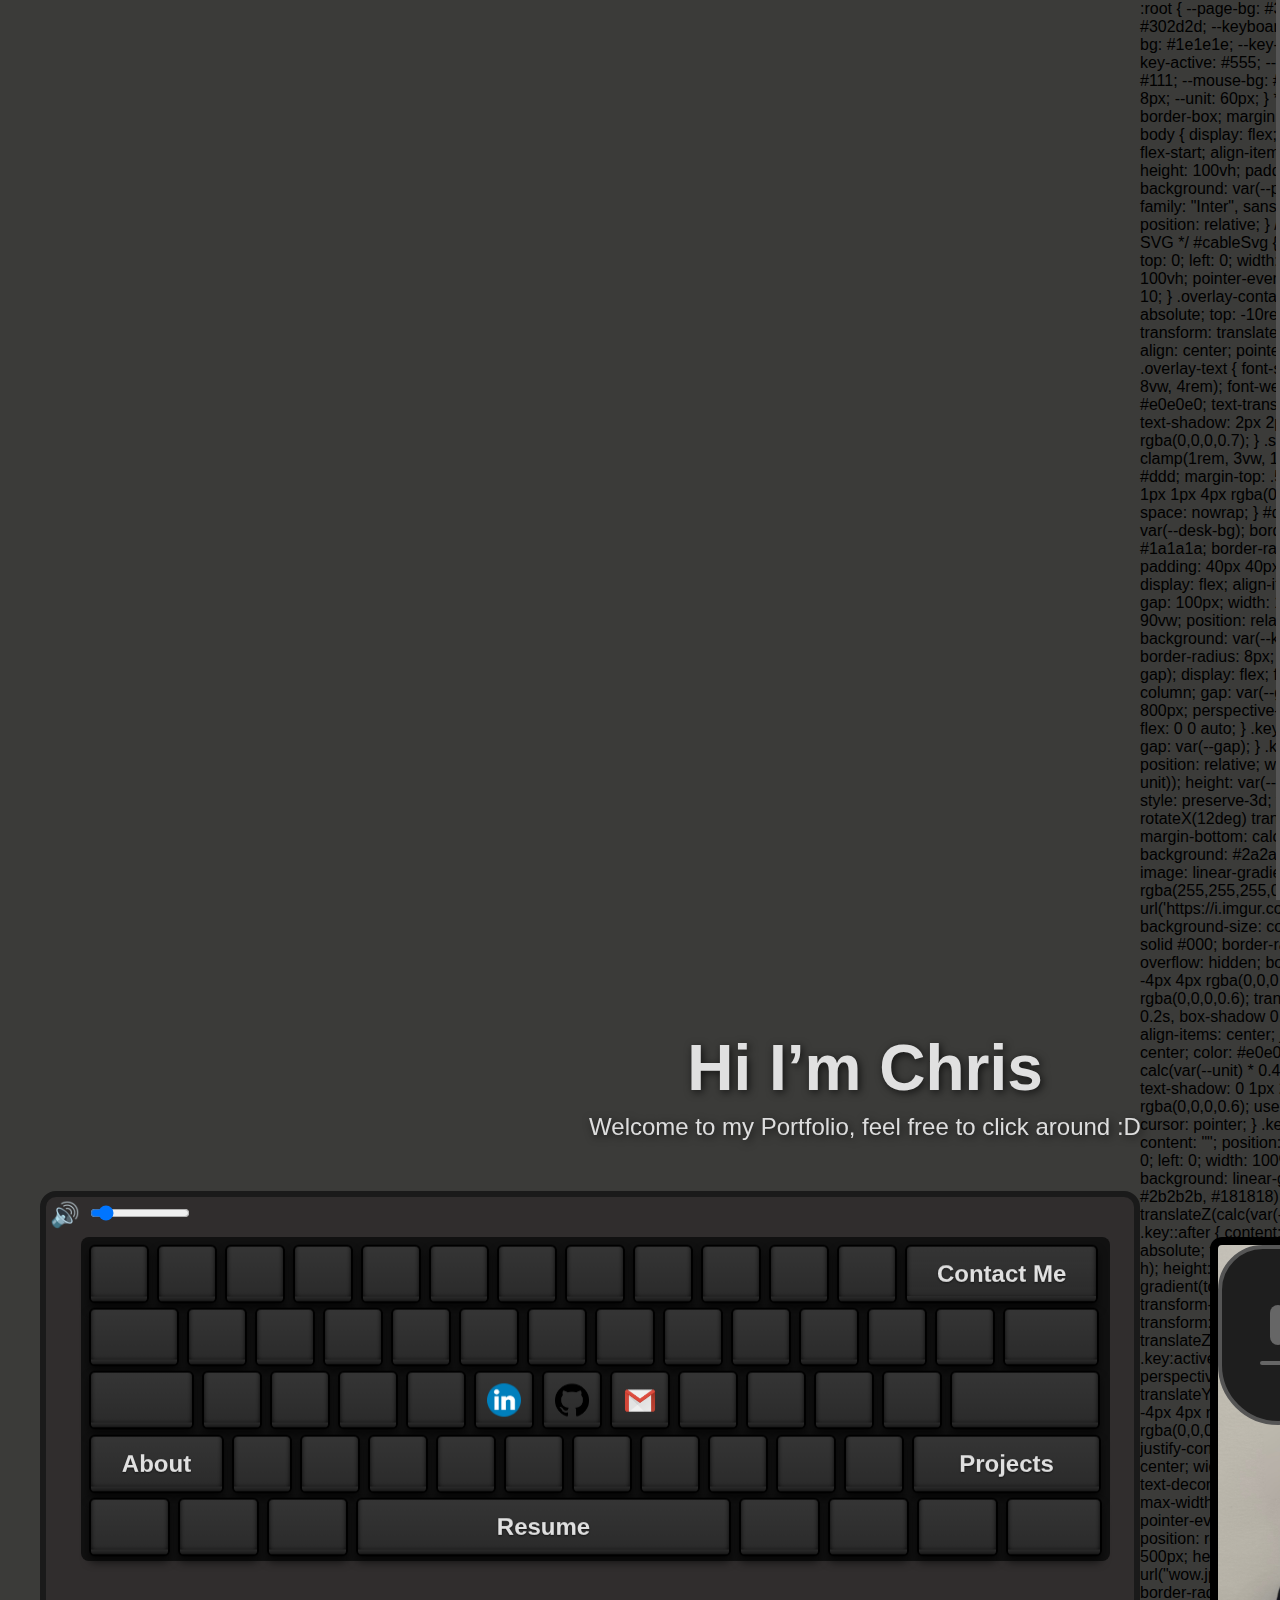
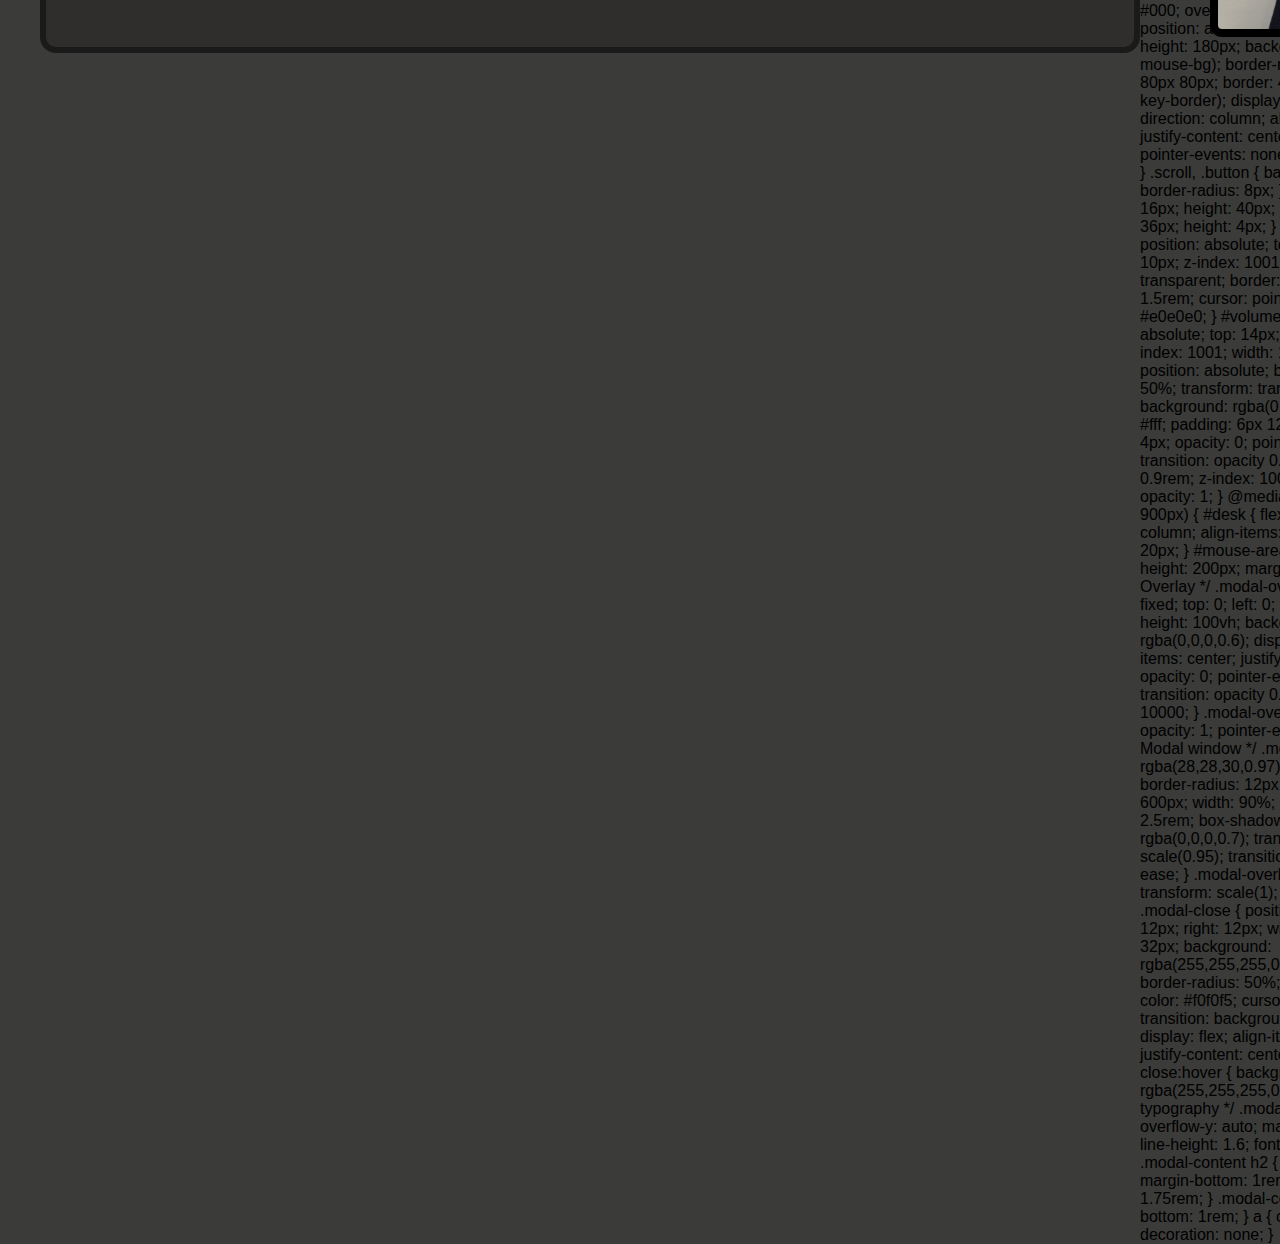
<file: testing/testing.html>
<!DOCTYPE html>
<html lang="en">
<head>
  <meta charset="UTF-8" />
  <meta name="viewport" content="width=device-width, initial-scale=1.0"/>
  <title>Chris — Keyboard & Mouse Landing</title>
  <link rel="stylesheet" href="style.css"/>

  <!-- keep your existing CSS in style.css, and add this for the full‑screen cable -->
  <style>
    #cableSvg {
      position: fixed;
      top: 0; left: 0;
      width: 100vw;
      height: 100vh;
      pointer-events: none;
      z-index: 0;
    }
  </style>
</head>
<body>
  <div id="wrapper">
    <!-- move the cable svg here so it spans the viewport -->
    <svg id="cableSvg" xmlns="http://www.w3.org/2000/svg">
      <polyline id="cablePoly"
                stroke="#555" stroke-width="4"
                fill="none" stroke-linecap="round" stroke-linejoin="round"/>
    </svg>

    <div id="toast" class="toast">Email copied!</div>
    <audio id="key-sound" src="keyclick.mp3" preload="auto"></audio>
    <audio id="bg-music" src="music.mp3" loop preload="auto"></audio>
    <button id="mute-btn" aria-label="Mute/Unmute" title="Mute/Unmute">🔊</button>
    <input id="volume-slider" type="range" min="0" max="1" step="0.01" />
    <div class="overlay-container">
      <div class="overlay-text">hi I’m Chris</div>
      <div class="subtext">Welcome to my Portfolio, feel free to click around :D</div>
    </div>
    <div id="desk">
      <div id="keyboard"></div>
      <div id="mouse-area">
        <div class="mouse">
          <div class="scroll"></div>
          <div class="button"></div>
        </div>
      </div>
    </div>
  </div>
  <!-- About Me Modal -->
<div id="modalOverlay" class="modal-overlay">
  <div class="modal" role="dialog" aria-modal="true" aria-labelledby="modalTitle">
    <button class="modal-close" aria-label="Close">&times;</button>
    <div class="modal-content">
      <h2 id="modalTitle">About Me</h2>
      <p>I’m Christopher Ernst‑Fortin, a soon to be graduate of Rensselaer Polytechnic Institute in Internet Technology and Web Sciences with a minor in Economics. My passion lies in creating impactful web solutions, whether that means building cutting edge apps at scale, improving user experiences on social media platforms, or crafting innovative tools for the gaming community.</p>
      <p>Beyond my academic projects from AI powered lung scan classifiers to travel apps integrating real time weather, I’ve also tackled real world challenges during my internship at GamesThatWork and my time as a full stack developer for Johnson & Johnson. These roles sharpened my expertise in JavaScript, Node.js, Microsoft PowerApp, Microsoft SharePoint, and collaborative Agile workflows.</p>
      <p>When I’m not coding or leading a development team, I’m probably wasting my money on videogames or watching people my age do things I'm glad I'm not. Please feel free to reach out, I’m always happy to connect. 😎</p>
    </div>
  </div>
</div>
<div id="contactModalOverlay" class="modal-overlay">
  <div class="modal" role="dialog" aria-modal="true" aria-labelledby="contactTitle">
    <button class="modal-close" aria-label="Close">&times;</button>
    <div class="modal-content">
      <h2 id="contactTitle">Contact Me</h2>
      <p>Interested in working together or have any questions? I will literally instantly respond to you. I promise.</p>
      <p><strong>Phone:</strong> <a href="tel:7707224302">770‑722‑4302</a></p>
      <p><strong>Email:</strong> <a href="mailto:cernstfortin@gmail.com">cernstfortin@gmail.com</a></p>
    </div>
  </div>
</div>
  

  <script>
    const sound   = document.getElementById('key-sound');
    const bgMusic = document.getElementById('bg-music');
    const muteBtn = document.getElementById('mute-btn');
    const slider  = document.getElementById('volume-slider');

    // music init
    bgMusic.volume = 0.1;
    slider.value = bgMusic.volume;
    bgMusic.play().catch(() => {
      document.body.addEventListener('click', () => bgMusic.play(), { once: true });
    });
    muteBtn.addEventListener('click', () => {
      bgMusic.muted = !bgMusic.muted;
      muteBtn.textContent = bgMusic.muted ? '🔇' : '🔊';
    });
    slider.addEventListener('input', () => {
      bgMusic.volume = parseFloat(slider.value);
      if (bgMusic.muted && bgMusic.volume > 0) bgMusic.muted = false;
    });

    const layout = [
      [1,1,1,1,1,1,1,1,1,1,1,1,3.22],
      [1.5,1,1,1,1,1,1,1,1,1,1,1,1,1.6],
      [1.75,1,1,1,1,1,1,1,1,1,1,1,2.5],
      [2.25,1,1,1,1,1,1,1,1,1,1,3.15],
      [1.35,1.35,1.35,6.25,1.35,1.35,1.35,1.6]
    ];

    const labels = [
      ["","","","","","","","","","","","","Contact Me"],
      ["","","","","","","","","","","","","",""],
      ["","","","","",`<a href="https://linkedin.com/in/chris-ernstfortin" target="_blank"><img src="/icons/linkedinn.png" class="key-icon" alt="LinkedIn"></a>`,
                      `<a href="https://github.com/ernstc2" target="_blank"><img src="/icons/github.png" class="key-icon" alt="GitHub"></a>`,
                      `<a href="mailto:cernstfortin@gmail.com"><img src="/icons/gmail.png" class="key-icon" alt="Gmail"></a>`,"","","",""],
      ["About","","","","","","","","","","","Projects"],
      ["","","","Resume","","","",""]
    ];

    const actions = [
      Array(13).fill(() => {}),        // row0 has 13 units + final key
      Array(14).fill(() => {}),
      Array(14).fill(() => {}),
      Array(12).fill(() => {}),
      Array(8).fill(() => {})
    ];
    actions[3][11] = () => window.location.href = "#";
    actions[4][3]  = () => window.open("/Christopher-Ernst-Fortin-RESUMEe.pdf", "_blank");
    // copy email on 3rd row, 6th key
    actions[2][7] = () => {
      navigator.clipboard.writeText("cernstfortin@gmail.com");
      const t = document.getElementById('toast');
      t.textContent = 'Email copied to clipboard!';
      t.classList.add('show');
      setTimeout(() => t.classList.remove('show'), 1500);
    };

    const modalOverlay = document.getElementById('modalOverlay');
    const modalOverlay2 = document.getElementById('contactModalOverlay');
    const modalClose   = modalOverlay.querySelector('.modal-close');
    const modalClose2   = modalOverlay2.querySelector('.modal-close');
    const modalBox     = modalOverlay.querySelector('.modal');
    const modalBox2     = contactModalOverlay.querySelector('.modal');

    // Show the modal when that key is clicked
    actions[3][0] = () => {
      modalOverlay.classList.add('show');
    };
    actions[0][12] = () => {
      contactModalOverlay.classList.add('show');
    };
    // Close when clicking the X
    modalClose.addEventListener('click', () => {
      modalOverlay.classList.remove('show');
    });
    modalClose2.addEventListener('click', () => {
      contactModalOverlay.classList.remove('show');
    });

    // Close when clicking outside the box
    modalOverlay.addEventListener('click', e => {
      if (e.target === modalOverlay) {
        modalOverlay.classList.remove('show');
      }
    });
    contactModalOverlay.addEventListener('click', e => {
      if (e.target === contactModalOverlay) {
        contactModalOverlay.classList.remove('show');
      }
    });

// Prevent clicks inside the modal from bubbling up
    modalBox.addEventListener('click', e => {
      e.stopPropagation();
    });
    modalBox2.addEventListener('click', e => {
      e.stopPropagation();
    });

    // build keyboard
    const keyboard = document.getElementById('keyboard');
    layout.forEach((rowDef,rowIdx) => {
      const row = document.createElement('div');
      row.className = 'key-row';
      rowDef.forEach((units,keyIdx) => {
        const key = document.createElement('div');
        key.className = 'key';
        key.style.width  = `calc(var(--unit) * ${units})`;
        key.style.height = 'var(--unit)';
        const html = labels[rowIdx][keyIdx] || "";
        key.innerHTML = html;
        key.addEventListener('mousedown', () => {
          sound.currentTime = 0;
          sound.play();
        });
        const fn = actions[rowIdx][keyIdx];
        if (typeof fn === 'function') {
          key.addEventListener('click', () => setTimeout(fn, 500));
        }
        row.appendChild(key);
      });
      keyboard.appendChild(row);
    });

    // straight cable from top of page into center of mouse
    const mouseEl = document.querySelector('.mouse');
    const cable   = document.getElementById('cablePoly');
    function draw() {
      const m = mouseEl.getBoundingClientRect();
      const x = m.left + m.width/2;
      const y = m.top  + m.height/2;
      cable.setAttribute('points', `${x},0 ${x},${y}`);
    }
    document.addEventListener('mousemove', e => {
      // update mouse position
      const pad = document.getElementById('mouse-area');
      const sens = 0.2;
      let posX = parseFloat(mouseEl.style.left) || 0;
      let posY = parseFloat(mouseEl.style.top)  || 0;
      const padRect = pad.getBoundingClientRect();
      const maxX = padRect.width  - mouseEl.offsetWidth;
      const maxY = padRect.height - mouseEl.offsetHeight;
      posX = Math.min(maxX, Math.max(0, posX + e.movementX * sens));
      posY = Math.min(maxY, Math.max(0, posY + e.movementY * sens));
      mouseEl.style.left = posX + 'px';
      mouseEl.style.top  = posY + 'px';
      draw();
    });
    window.addEventListener('resize', draw);
    draw();
  </script>
</body>
</html>
:root {
  --page-bg: #3b3b39;
  --desk-bg: #302d2d;
  --keyboard-bg: #111;
  --key-bg: #1e1e1e;
  --key-border: #555;
  --key-active: #555;
  --mousepad-bg: #111;
  --mouse-bg: #1e1e1e;
  --gap: 8px;
  --unit: 60px;
}

* {
  box-sizing: border-box;
  margin: 0;
  padding: 0;
}

body {
  display: flex;
  justify-content: flex-start;
  align-items: center;
  min-height: 100vh;
  padding: 0 40px;
  background: var(--page-bg);
  font-family: "Inter", sans-serif;
}

#wrapper {
  position: relative;
}

/* Full-screen cable SVG */
#cableSvg {
  position: fixed;
  top: 0;
  left: 0;
  width: 100vw;
  height: 100vh;
  pointer-events: none;
  z-index: 10;
}

.overlay-container {
  position: absolute;
  top: -10rem;
  left: 75%;
  transform: translateX(-50%);
  text-align: center;
  pointer-events: none;
}
.overlay-text {
  font-size: clamp(2.5rem, 8vw, 4rem);
  font-weight: 700;
  color: #e0e0e0;
  text-transform: capitalize;
  text-shadow: 2px 2px 8px rgba(0,0,0,0.7);
}
.subtext {
  font-size: clamp(1rem, 3vw, 1.5rem);
  color: #ddd;
  margin-top: .5rem;
  text-shadow: 1px 1px 4px rgba(0,0,0,0.5);
  white-space: nowrap;
}

#desk {
  background: var(--desk-bg);
  border: 6px solid #1a1a1a;
  border-radius: 16px;
  padding: 40px 40px 10px 35px;
  display: flex;
  align-items: flex-start;
  gap: 100px;
  width: 1100px;
  max-width: 90vw;
  position: relative;
}

#keyboard {
  background: var(--keyboard-bg);
  border-radius: 8px;
  padding: var(--gap);
  display: flex;
  flex-direction: column;
  gap: var(--gap);
  perspective: 800px;
  perspective-origin: 50% 50%;
  flex: 0 0 auto;
}

.key-row {
  display: flex;
  gap: var(--gap);
}

.key {
  --h: 0.2em;
  position: relative;
  width: calc(var(--unit));
  height: var(--unit);
  transform-style: preserve-3d;
  transform: rotateX(12deg) translateZ(var(--h));
  margin-bottom: calc(var(--h) * -1);
  background: #2a2a2a;
  background-image:
    linear-gradient(to bottom, rgba(255,255,255,0.05), transparent),
    url('https://i.imgur.com/2VQ5Gvx.png');
  background-size: cover;
  border: 2px solid #000;
  border-radius: 6px;
  overflow: hidden;
  box-shadow:
    inset 0 -4px 4px rgba(0,0,0,0.8),
    0 6px 8px rgba(0,0,0,0.6);
  transition: transform 0.2s, box-shadow 0.2s;
  display: flex;
  align-items: center;
  justify-content: center;
  color: #e0e0e0;
  font-size: calc(var(--unit) * 0.4);
  font-weight: 600;
  text-shadow: 0 1px 2px rgba(0,0,0,0.6);
  user-select: none;
  cursor: pointer;
}

.key::before {
  content: "";
  position: absolute;
  bottom: 0;
  left: 0;
  width: 100%;
  height: var(--h);
  background: linear-gradient(to bottom, #2b2b2b, #181818);
  transform: translateZ(calc(var(--unit) / -2));
}

.key::after {
  content: "";
  position: absolute;
  top: 0;
  right: 0;
  width: var(--h);
  height: 100%;
  background: linear-gradient(to right, #1c1c1c, #0f0f0f);
  transform-origin: right center;
  transform: rotateY(90deg) translateZ(calc(var(--unit) / -2));
}

.key:active {
  transform: perspective(200px) rotateX(6deg) translateY(+4px);
  box-shadow:
    inset 0 -4px 4px rgba(0,0,0,0.8),
    0 12px 16px rgba(0,0,0,0.7);
}

.key a {
  display: flex;
  justify-content: center;
  align-items: center;
  width: 100%;
  height: 100%;
  text-decoration: none;
}

.key img {
  max-width: 70%;
  max-height: 60%;
  pointer-events: none;
}

#mouse-area {
  position: relative;
  flex: 0 0 auto;
  width: 500px;
  height: 400px;
  background: url("wow.jpg") center/cover no-repeat;
  border-radius: 12px;
  border: 8px solid #000;
  overflow: visible;
}

.mouse {
  position: absolute;
  width: 120px;
  height: 180px;
  background: var(--mouse-bg);
  border-radius: 60px 60px 80px 80px;
  border: 4px solid var(--key-border);
  display: flex;
  flex-direction: column;
  align-items: center;
  justify-content: center;
  gap: 16px;
  pointer-events: none;
  z-index: 30000;
}

.scroll,
.button {
  background: #666;
  border-radius: 8px;
}
.scroll { width: 16px; height: 40px; }
.button { width: 36px; height: 4px; }

#mute-btn {
  position: absolute;
  top: 10px;
  left: 10px;
  z-index: 1001;
  background: transparent;
  border: none;
  font-size: 1.5rem;
  cursor: pointer;
  color: #e0e0e0;
}

#volume-slider {
  position: absolute;
  top: 14px;
  left: 50px;
  z-index: 1001;
  width: 100px;
}

.toast {
  position: absolute;
  bottom: 20px;
  left: 50%;
  transform: translateX(-50%);
  background: rgba(0,0,0,0.8);
  color: #fff;
  padding: 6px 12px;
  border-radius: 4px;
  opacity: 0;
  pointer-events: none;
  transition: opacity 0.3s ease;
  font-size: 0.9rem;
  z-index: 1000;
}
.toast.show {
  opacity: 1;
}

@media (max-width: 900px) {
  #desk {
    flex-direction: column;
    align-items: center;
    padding: 20px;
  }
  #mouse-area {
    width: 80vw;
    height: 200px;
    margin-top: 20px;
  }
}


/* Overlay */
.modal-overlay {
  position: fixed;
  top: 0; left: 0;
  width: 100vw; height: 100vh;
  background: rgba(0,0,0,0.6);
  display: flex;
  align-items: center;
  justify-content: center;
  opacity: 0;
  pointer-events: none;
  transition: opacity 0.3s ease;
  z-index: 10000;
}
.modal-overlay.show {
  opacity: 1;
  pointer-events: auto;
}

/* Modal window */
.modal {
  background: rgba(28,28,30,0.97);
  color: #f0f0f5;
  border-radius: 12px;
  max-width: 600px;
  width: 90%;
  padding: 2rem 2.5rem;
  box-shadow: 0 8px 24px rgba(0,0,0,0.7);
  transform: scale(0.95);
  transition: transform 0.3s ease;
}
.modal-overlay.show .modal {
  transform: scale(1);
}

/* Close button */
.modal-close {
  position: absolute;
  top: 12px; right: 12px;
  width: 32px; height: 32px;
  background: rgba(255,255,255,0.1);
  border: none;
  border-radius: 50%;
  font-size: 1.2rem;
  color: #f0f0f5;
  cursor: pointer;
  transition: background 0.2s ease;
  display: flex;
  align-items: center;
  justify-content: center;
}
.modal-close:hover {
  background: rgba(255,255,255,0.2);
}

/* Content typography */
.modal-content {
  overflow-y: auto;
  max-height: 70vh;
  line-height: 1.6;
  font-size: 1rem;
}
.modal-content h2 {
  margin-top: 0;
  margin-bottom: 1rem;
  font-size: 1.75rem;
}
.modal-content p {
  margin-bottom: 1rem;
}

a {
  color: #66d9ff;
  text-decoration: none;
}
</file>
<file: testing/style.css>
:root {
  --page-bg: #3b3b39;
  --desk-bg: #302d2d;
  --keyboard-bg: #111;
  --key-bg: #1e1e1e;
  --key-border: #555;
  --key-active: #555;
  --mousepad-bg: #111;
  --mouse-bg: #1e1e1e;
  --gap: 8px;
  --unit: 60px;
}

/* reset */
* {
  box-sizing: border-box;
  margin: 0;
  padding: 0;
}

body {
  display: flex;
  justify-content: flex-start;
  align-items: center;
  min-height: 100vh;
  padding: 0 40px;
  background: var(--page-bg);
  font-family: "Inter", sans-serif;
}

/* wrapper above cable */
#wrapper {
  position: relative;
  z-index: 1;
}

/* Full‑screen cable now at back */
#cableSvg {
  position: fixed;
  top: 0;
  left: 0;
  width: 100vw;
  height: 100vh;
  pointer-events: none;
  z-index: 0;
}

/* top overlay text above keys */
.overlay-container {
  position: absolute;
  top: -10rem;
  left: 75%;
  transform: translateX(-50%);
  text-align: center;
  pointer-events: none;
  z-index: 2;
}
.overlay-text {
  font-size: clamp(2.5rem, 8vw, 4rem);
  font-weight: 700;
  color: #e0e0e0;
  text-transform: capitalize;
  text-shadow: 2px 2px 8px rgba(0,0,0,0.7);
}
.subtext {
  font-size: clamp(1rem, 3vw, 1.5rem);
  color: #ddd;
  margin-top: .5rem;
  
  text-shadow: 2px 2px 8px rgba(0,0,0,0.7);
  white-space: nowrap;
}

#desk {
  background: var(--desk-bg);
  border: 6px solid #1a1a1a;
  border-radius: 16px;
  padding: 40px 40px 10px 35px;
  display: flex;
  align-items: flex-start;
  gap: 100px;
  width: 1100px;
  max-width: 90vw;
  position: relative;
  z-index: 1;
}

#keyboard {
  background: var(--keyboard-bg);
  border-radius: 8px;
  padding: var(--gap);
  display: flex;
  flex-direction: column;
  gap: var(--gap);
  perspective: 800px;
  perspective-origin: 50% 50%;
  flex: 0 0 auto;
}

.key-row {
  display: flex;
  gap: var(--gap);
}

.key {
  --h: 0.2em;
  position: relative;
  z-index: 3;
  width: calc(var(--unit));
  height: var(--unit);
  transform-style: preserve-3d;
  transform: rotateX(12deg) translateZ(var(--h));
  margin-bottom: calc(var(--h) * -1);
  background: #2a2a2a;
  background-image: linear-gradient(to bottom, rgba(255,255,255,0.05), transparent);
  background-size: cover;
  border: 2px solid #000;
  border-radius: 6px;
  overflow: hidden;
  box-shadow:
    inset 0 -4px 4px rgba(0,0,0,0.8),
    0 6px 8px rgba(0,0,0,0.6);
  transition: transform 0.2s, box-shadow 0.2s;
  display: flex;
  align-items: center;
  justify-content: center;
  color: #e0e0e0;
  font-size: calc(var(--unit) * 0.4);
  font-weight: 600;
  text-shadow: 0 1px 2px rgba(0,0,0,0.6);
  user-select: none;
  cursor: pointer;
}

/* 3D sides */
.key::before {
  content: "";
  position: absolute;
  bottom: 0;
  left: 0;
  width: 100%;
  height: var(--h);
  background: linear-gradient(to bottom, #2b2b2b, #181818);
  transform: translateZ(calc(var(--unit) / -2));
}
.key::after {
  content: "";
  position: absolute;
  top: 0;
  right: 0;
  width: var(--h);
  height: 100%;
  background: linear-gradient(to right, #1c1c1c, #0f0f0f);
  transform-origin: right center;
  transform: rotateY(90deg) translateZ(calc(var(--unit) / -2));
}

.key:active {
  transform: perspective(200px) rotateX(6deg) translateY(+4px);
  box-shadow:
    inset 0 -4px 4px rgba(0,0,0,0.8),
    0 12px 16px rgba(0,0,0,0.7);
}

.key a {
  display: flex;
  justify-content: center;
  align-items: center;
  width: 100%;
  height: 100%;
  text-decoration: none;
}

.key img {
  max-width: 70%;
  max-height: 60%;
  pointer-events: none;
}

#mouse-area {
  position: relative;
  flex: 0 0 auto;
  width: 500px;
  height: 400px;
  background: url("wow.jpg") center/cover no-repeat;
  border-radius: 12px;
  border: 8px solid #000;
  overflow: visible;
  z-index: 1;
}

.mouse {
  position: absolute;
  width: 120px;
  height: 180px;
  background: var(--mouse-bg);
  border-radius: 60px 60px 80px 80px;
  border: 4px solid var(--key-border);
  display: flex;
  flex-direction: column;
  align-items: center;
  justify-content: center;
  gap: 16px;
  pointer-events: none;
  z-index: 3000;
}

.scroll,
.button {
  background: #666;
  border-radius: 8px;
}
.scroll { width: 16px; height: 40px; }
.button { width: 36px; height: 4px; }

#mute-btn {
  position: absolute;
  top: 10px;
  left: 10px;
  z-index: 1001;
  background: transparent;
  border: none;
  font-size: 1.5rem;
  cursor: pointer;
  color: #e0e0e0;
}

#volume-slider {
  position: absolute;
  top: 14px;
  left: 50px;
  z-index: 1001;
  width: 100px;
}

.toast {
  position: absolute;
  bottom: 20px;
  left: 50%;
  transform: translateX(-50%);
  background: rgba(0,0,0,0.8);
  color: #fff;
  padding: 6px 12px;
  border-radius: 4px;
  opacity: 0;
  pointer-events: none;
  transition: opacity 0.3s ease;
  font-size: 0.9rem;
  z-index: 1000;
}
.toast.show {
  opacity: 1;
}

@media (max-width: 900px) {
  #desk {
    flex-direction: column;
    align-items: center;
    padding: 20px;
  }
  #mouse-area {
    width: 80vw;
    height: 200px;
    margin-top: 20px;
  }
}

/* Modals */
.modal-overlay {
  position: fixed;
  top: 0; left: 0;
  width: 100vw; height: 100vh;
  background: rgba(0,0,0,0.6);
  display: flex;
  align-items: center;
  justify-content: center;
  opacity: 0;
  pointer-events: none;
  transition: opacity 0.3s ease;
  z-index: 10000;
}
.modal-overlay.show {
  opacity: 1;
  pointer-events: auto;
}
.modal {
  background: rgba(28,28,30,0.97);
  color: #f0f0f5;
  border-radius: 12px;
  max-width: 600px;
  width: 90%;
  padding: 2rem 2.5rem;
  box-shadow: 0 8px 24px rgba(0,0,0,0.7);
  transform: scale(0.95);
  transition: transform 0.3s ease;
}
.modal-overlay.show .modal {
  transform: scale(1);
}
.modal-close {
  position: absolute;
  top: 12px; right: 12px;
  width: 32px; height: 32px;
  background: rgba(255,255,255,0.1);
  border: none;
  border-radius: 50%;
  font-size: 1.2rem;
  color: #f0f0f5;
  cursor: pointer;
  transition: background 0.2s ease;
  display: flex;
  align-items: center;
  justify-content: center;
}
.modal-close:hover {
  background: rgba(255,255,255,0.2);
}
.modal-content {
  overflow-y: auto;
  max-height: 70vh;
  line-height: 1.6;
  font-size: 1rem;
}
.modal-content h2 {
  margin-top: 0;
  margin-bottom: 1rem;
  font-size: 1.75rem;
}
.modal-content p {
  margin-bottom: 1rem;
}

a {
  color: #66d9ff;
  text-decoration: none;
}
</file>
<file: style.css>
/* Global reset and base styles from before */
* {
    margin: 0;
    padding: 0;
    box-sizing: border-box;
  }
  
  html, body {
    font-family: 'Poppins', sans-serif;
    color: #fff;
    background-color: #1a1a1a;
  }
  
/* Global link styling */

  


  /* Container utility class */
  .container {
    width: 85%;
    max-width: 1200px;
    margin: 0 auto;
    padding: 20px 0;
  }
  
  /* Header */
  .site-header {
    background-color: #1a1a1a;
    padding: 20px 0;
  }
  
  .site-header .logo h1 {
    margin: 0;
    font-size: 1.5rem;
    color: #fff;
  }
  
  .main-nav ul {
    list-style: none;
    display: flex;
    gap: 1rem;
    justify-content: flex-end;
  }
  
  .main-nav a {
    text-decoration: none;
    color: #aaa;
    transition: color 0.3s ease;
  }
  
  .main-nav a:hover,
  .main-nav a.active {
    color: #fff;
  }
  
  /* Hero Section */
  .hero-section {
    background-color: #2e2e2e;
    padding: 100px 0;
    text-align: left;
  }
  
  .hero-content h2 {
    font-size: 1.2rem;
    color: #ffce48; /* Accent color */
    margin-bottom: 1rem;
  }
  
  .hero-content h1 {
    font-size: 2.5rem;
    margin-bottom: 1rem;
  }
  
  .hero-content h1 span {
    color: #ffce48; /* Accent color */
  }
  
  .hero-content p {
    max-width: 500px;
    font-size: 1rem;
    line-height: 1.5;
    margin-bottom: 2rem;
    color: #ccc;
  }
  
  /* Buttons */
  .buttons {
    display: flex;
    gap: 1rem;
  }
  
  .btn {
    display: inline-block;
    text-decoration: none;
    padding: 0.75rem 1.5rem;
    border-radius: 4px;
    transition: background-color 0.3s ease;
    font-weight: 600;
    font-size: 1rem;
  }
  
  .btn-primary {
    background-color: #5c4dff;
    color: #fff;
  }
  
  .btn-primary:hover {
    background-color: #3d33b3;
  }
  
  .btn-secondary {
    background-color: #fbc531;
    color: #000;
  }
  
  .btn-secondary:hover {
    background-color: #f3b621;
  }
  
  /* About Section */
  .about-section {
    background-color: #1a1a1a;
    padding: 60px 0;
  }
  
  .about-section h2 {
    font-size: 1.8rem;
    margin-bottom: 1rem;
    color: #ffce48;
  }
  
  /* Services Section */
  .services-section, .portfolio-section {
    background-color: #2e2e2e;
    padding: 60px 0;
  }
  
  .services-section h2 {
    font-size: 1.8rem;
    margin-bottom: 1rem;
    color: #ffce48;
  }
  
  /* Resume Section */
  .portfolio-section {
    background-color: #2e2e2e;
    padding: 60px 0;
  }
  
  .resume-section h2 {
    font-size: 1.8rem;
    margin-bottom: 1.5rem;
    color: #ffce48;
  }
  
  .resume-contact-info p {
    margin-bottom: 0.5rem;
    color: #ccc;
  }
  
  .resume-section-block {
    margin-bottom: 2rem;
  }
  
  .resume-section-block h3 {
    font-size: 1.5rem;
    color: #ffce48;
    margin-bottom: 1rem;
  }
  
  .resume-section-block h4 {
    font-size: 1.2rem;
    color: #fff;
    margin-bottom: 0.25rem;
  }
  
  .resume-section-block span {
    display: block;
    font-size: 0.9rem;
    color: #aaa;
    margin-bottom: 0.5rem;
  }
  
  .resume-section-block p,
  .resume-section-block li {
    color: #ccc;
    line-height: 1.6;
  }
  
  .resume-job,
  .resume-project {
    margin-bottom: 1.5rem;
  }
  
  .resume-job ul,
  .resume-project ul {
    list-style: disc;
    padding-left: 1.5rem;
    margin-top: 0.5rem;
  }
  
  /* Footer */
  .site-footer {
    background-color: #1a1a1a;
    text-align: center;
    padding: 20px 0;
  }
  
  .site-footer p {
    color: #888;
    font-size: 0.9rem;
  }
  .site-header .container {
    display: flex;            /* make the container a flex container */
    align-items: center;      /* vertically center the items (logo and nav) */
    justify-content: space-between; /* put space between logo on the left and nav on the right */
  }
  /* Hero Section */
.hero-section {
    background-color: #2e2e2e;
    padding: 100px 0;
  }
  
  /* The container that holds both text + image columns */
  .hero-content {
    display: flex; 
    /* ensures the text (hero-text) and image (hero-image) 
       can sit side by side horizontally */
    align-items: center; 
    justify-content: space-between; 
    gap: 2rem; /* spacing between columns */
  }
  
  /* Text Column */
  .hero-text {
    flex: 1; /* let the text take up available space */
    color: #fff; 
  }
  
  .hero-text h2 {
    font-size: 1.2rem;
    color: #ffce48; 
    margin-bottom: 1rem;
  }
  
  .hero-text h1 {
    font-size: 2.5rem;
    margin-bottom: 1rem;
  }
  
  .hero-text h1 span {
    color: #ffce48;
  }
  
  .hero-text p {
    max-width: 500px;
    font-size: 1rem;
    line-height: 1.5;
    margin-bottom: 2rem;
    color: #ccc;
  }
  
  /* Image Column */
  .hero-image {
    flex: 1; /* or flex: 0.5 or any fraction to adjust sizing */
    display: flex;
    justify-content: center; /* center the image horizontally */
    align-items: center;     /* center it vertically if needed */
  }
  
  .hero-image img {
    max-width: 100%; /* ensures image is responsive */
    height: auto;    /* maintain aspect ratio */
    border-radius: 8px; /* optional if you want slightly rounded corners */
  }
  

  @media (max-width: 768px) {
    .hero-content {
      flex-direction: column;  /* stack text above image on narrow screens */
      justify-content: center; /* center them */
      align-items: center;
      text-align: center;      /* optional: center the text */
    }
  
    .hero-text, .hero-image {
      flex: unset;  /* remove the flex grow/shrink so they don’t try to fit side by side */
      width: 100%;  /* full width for each item */
      margin-bottom: 2rem; /* space between text and image */
    }
  }
  

  .resume-section a {
  color: #66D9FF;
  text-decoration: none;
  transition: color 0.3s ease;
}

.resume-section a:hover {
  color: #00BCD4;
}




/* Contact Section */
.contact-section {
    background-color: #2e2e2e; /* or #2e2e2e if you prefer alternating color */
    padding: 60px 0;
  }
  
  .contact-section h2 {
    font-size: 1.8rem;
    margin-bottom: 1rem;
    color: #ffce48; /* accent color */
  }
  
  .contact-section p {
    color: #ccc;
    margin-bottom: 2rem;
  }
  
  .contact-info p {
    color: #ccc;
    margin-bottom: 0.5rem;
  }
  .contact-info a {
    color: #66d9ff; /* link color for phone/email */
    text-decoration: none;
  }
  .contact-info a:hover {
    color: #00bcd4;
  }
  
  /* Contact Form */
  .contact-form {
    max-width: 600px; /* limit form width on larger screens */
    margin: 0 auto;   /* center it */
  }
  
  .form-group {
    margin-bottom: 1.5rem;
  }
  
  .form-group label {
    display: block;
    margin-bottom: 0.5rem;
    color: #ffce48; /* label accent color */
  }
  
  .form-group input,
  .form-group textarea {
    width: 100%;
    padding: 0.75rem;
    border: 1px solid #555; 
    border-radius: 4px;
    background-color: #2e2e2e; /* so it blends with the dark theme */
    color: #fff;
    font-size: 1rem;
  }
  
  .form-group input::placeholder,
  .form-group textarea::placeholder {
    color: #aaa; /* placeholder color */
  }
  
  /* Submit Button */
  .contact-form .btn-primary {
    background-color: #5c4dff;
    color: #fff;
    border: none;
    cursor: pointer;
    padding: 0.75rem 1.5rem;
    border-radius: 4px;
    transition: background-color 0.3s ease;
  }
  
  .contact-form .btn-primary:hover {
    background-color: #3d33b3;
  }
  

  .about-section p {
    margin-bottom: 1rem; /* or 1.5rem for more spacing */
  }
  

  /* The modal background overlay (hidden by default) */
/* ======================
   MODAL OVERLAY
   ====================== */
   .modal {
    display: none;              /* hidden by default */
    position: fixed;            /* stay in place */
    z-index: 999;               /* sit on top of other elements */
    left: 0; 
    top: 0;
    width: 100%; 
    height: 100%;
    overflow: auto;             /* enable scroll if needed */
    background-color: rgba(0, 0, 0, 0.6); /* dim background */
    opacity: 0;                 /* for fade-in animation */
    transition: opacity 0.3s ease;
  }
  
  /* Show the modal by adding a custom class (we'll do this in JS) */
  .modal.show {
    display: block; 
    opacity: 1; /* transitions from 0 -> 1 for a nice fade in */
  }
  
  /* ======================
     MODAL CONTENT BOX
     ====================== */
  .modal-content {
    background-color: #2e2e2e;
    margin: 10% auto; 
    padding: 30px;
    border-radius: 8px;
    width: 80%;
    max-width: 600px;
    position: relative;
    color: #fff;
    box-shadow: 0 0 30px rgba(0, 0, 0, 0.6); /* a nice card-like shadow */
    animation: slideDown 0.3s ease forwards; /* small “slide down” effect */
  }
  
  /* Add a simple slide-down animation for the content box */
  @keyframes slideDown {
    0% {
      opacity: 0;
      transform: translateY(-10px);
    }
    100% {
      opacity: 1;
      transform: translateY(0);
    }
  }
  
  /* ======================
     CLOSE BUTTON (X)
     ====================== */
  .close {
    position: absolute;
    right: 20px;
    top: 20px;
    font-size: 1.5rem;
    font-weight: bold;
    color: #aaa;
    cursor: pointer;
    transition: color 0.3s ease;
  }
  
  /* Hover / Focus states for the close button */
  .close:hover,
  .close:focus {
    color: #fff;
  }
  
  /* ======================
     HEADING & TEXT
     ====================== */
  .modal-content h2 {
    margin-top: 0;       /* remove default heading margin-top */
    margin-bottom: 0.5rem;
    color: #ffce48;      /* your accent color */
    font-size: 1.8rem;
  }
  
  .modal-content p {
    margin: 0 0 1rem 0;  /* spacing under paragraphs */
    color: #ccc;
  }
  
  /* ======================
     LIST (optional styling)
     ====================== */
  .modal-content ul {
    list-style: none;
    padding: 0;
    margin: 0;
  }
  
  .modal-content li {
    margin-bottom: 0.5rem;
    position: relative;
    padding-left: 20px;  /* room for custom bullet */
  }
  
  /* Custom bullet in accent color */
  .modal-content li::before {
    content: '•';
    position: absolute;
    left: 0;
    color: #ffce48;
  }
  
  /* ======================
     LINKS (phone/email/LinkedIn)
     ====================== */
  .modal-content a {
    color: #66d9ff;
    text-decoration: none;
    transition: color 0.3s ease;
  }
  .modal-content a:hover {
    color: #00bcd4;
  }
  

  .close {
    background: #ffce48;
    border-radius: 50%;
    color: #2e2e2e;
    width: 30px;
    height: 30px;
    display: inline-flex;
    align-items: center;
    justify-content: center;
  }
  .close:hover {
    background: #fff;
    color: #000;
  }
  
  
/* ===== Resume Section Base ===== */
.resume-section {
    padding: 60px 0; /* or match your site's section spacing */
  }
  
  /* Main heading */
  .resume-section h2 {
    color: #ffce48; /* your accent color */
    font-size: 2rem;
    margin-bottom: 1rem;
  }
  
  /* Content Blocks (Skills, Education, Experience, Projects) */
  .resume-block {
    margin-bottom: 2rem; 
  }
  
  .resume-block h3 {
    font-size: 1.5rem;
    color: #ffce48;
    margin-bottom: 1rem;
  }
  
  .resume-block h4 {
    font-size: 1.2rem;
    color: #fff;
    margin-bottom: 0.25rem;
  }
  
  /* Paragraph and bullet style */
  .resume-block p,
  .resume-block ul,
  .resume-block li {
    color: #ccc;
    line-height: 1.6;
  }
  
  /* ===== Contact Info (Grid) ===== */
  .resume-contact {
    display: grid;
    grid-template-columns: repeat(auto-fill, minmax(220px, 1fr));
    gap: 1rem;
    margin-bottom: 2rem;
  }
  
  .contact-item strong {
    display: inline-block;
    width: 80px;
    color: #fff;
  }
  
  .contact-item a {
    color: #66d9ff;
    text-decoration: none;
    transition: color 0.3s ease;
  }
  
  .contact-item a:hover {
    color: #00bcd4;
  }
  
  /* ===== Skills as “Tags” ===== */
  .skills-list {
    display: flex;
    flex-wrap: wrap;
    gap: 0.5rem;
  }
  
  .skill-tag {
    background-color: #444; 
    padding: 0.3rem 0.6rem;
    border-radius: 4px;
    font-size: 0.9rem;
    color: #fff;
    transition: background-color 0.3s ease;
  }
  .skill-tag:hover {
    background-color: #666;
  }
  
  /* ===== Experience / Projects Entries ===== */
  .job-entry {
    margin-bottom: 1.5rem;
  }
  
  .job-entry h4 {
    margin-bottom: 0.25rem; 
  }
  
  .job-dates {
    display: block;
    font-size: 0.9rem;
    color: #aaa;
    margin-bottom: 0.5rem;
  }
  
  .job-entry ul {
    list-style: disc;
    margin-left: 1.2rem;
    margin-top: 0.5rem;
  }
  
  .job-entry li {
    margin-bottom: 0.5rem;
  }
  
  /* Container for the education entry */
.education-entry {
    margin-bottom: 1.5rem; /* spacing below if you have multiple education entries */
  }
  
  .education-entry h4 {
    margin-bottom: 0.5rem; 
    color: #fff; /* heading color */
  }
  
  .education-entry p {
    margin-bottom: 0.75rem; /* spacing between paragraphs */
    color: #ccc;            /* text color */
    line-height: 1.6;       /* readability */
  }
  
  /* Optional: emphasize bold text or headings */
  .education-entry strong {
    color: #fff; 
  }
  
  /* Coursework list style */
  .coursework-list {
    list-style: disc;
    margin: 0.5rem 0 1rem 1.5rem; /* indentation for bullet points */
    color: #ccc;
    line-height: 1.6;
  }
  
  .coursework-list li {
    margin-bottom: 0.5rem; /* space between each item */
  }
  

  .coursework-list {
    columns: 3; 
    column-gap: 2rem;
  }

  html {
    scroll-behavior: smooth;
  }
  
  .site-header {
    position: sticky;
    top: 0;
    z-index: 1000;
  }
  

  .btn {
    transition: background-color 0.3s ease, transform 0.2s ease;
  }
  .btn:hover {
    transform: translateY(-2px); /* subtle “lift” effect */
  }


  .portfolio-gallery {
    background-color: #1a1a1a; /* or #2e2e2e if you want alternating sections */
    padding: 60px 0;
  }
  
  .portfolio-gallery h2 {
    color: #ffce48;
    font-size: 1.8rem;
    margin-bottom: 1rem;
  }
  
  .project-grid {
    display: grid;
    grid-template-columns: repeat(auto-fill, minmax(250px, 1fr));
    gap: 1.5rem;
  }
  
  .project-card {
    background-color: #2e2e2e;
    border-radius: 8px;
    padding: 1rem;
    text-align: center;
  }
  
  .project-card img {
    max-width: 100%;
    border-radius: 4px;
    margin-bottom: 1rem;
  }
  
  .project-card h3 {
    color: #fff;
    margin-bottom: 0.5rem;
  }
  
  .project-card p {
    color: #ccc;
    margin-bottom: 1rem;
    font-size: 0.9rem;
    line-height: 1.4;
  }
  

  /* Center the heading and paragraph */
.portfolio-intro {
    text-align: center;
    max-width: 700px;  /* optional: limit line length */
    margin: 0 auto;    /* center the intro block itself */
    margin-bottom: 2rem; /* space below before the button */
  }
  
  /* Center the button separately */
  .portfolio-btn-wrapper {
    text-align: center;
  }

  .portfolio-section h2 {
    font-size: 1.8rem;
    margin-bottom: 1.5rem;
    color: #ffce48; /* same accent color as Resume */
  }
  
  /* ========== Portfolio Gallery Section ========== */
.portfolio-gallery {
    background-color: #1a1a1a; /* or #2e2e2e if you want to alternate */
    padding: 60px 0;
    text-align: center; /* center headings and text by default */
  }
  
  .portfolio-gallery h2 {
    font-size: 1.8rem;
    margin-bottom: 1rem;
    color: #ffce48;
  }
  
  .portfolio-gallery p {
    color: #ccc;
    max-width: 600px; /* limit paragraph width */
    margin: 0 auto 2rem; /* center and add bottom spacing */
  }
  
  /* ========== Project Grid ========== */
  .project-grid {
    display: grid;
    grid-template-columns: repeat(auto-fill, minmax(300px, 1fr));
    gap: 2rem;
    align-items: start; /* aligns card tops consistently */
  }
  
  .project-card {
    background-color: #2e2e2e;
    border-radius: 8px;
    padding: 20px;
    text-align: center;
  }
  
  .project-card img {
    max-width: 100%;
    height: auto;
    border-radius: 8px;
    margin-bottom: 1rem;
  }
  
  .project-card h3 {
    color: #ffce48;
    margin-bottom: 0.5rem;
  }
  
  .project-card p {
    color: #ccc;
    line-height: 1.5;
    margin-bottom: 1.5rem;
  }
  
/* ==== Buttons on project cards ==== */
.project-card .btn.btn-secondary {
    background-color: #fbc531; /* or any accent color you like */
    color: #000;
    text-decoration: none;
    padding: 0.5rem 1rem;
    border-radius: 4px;
    font-weight: 600;
    transition: background-color 0.3s ease;
  }
  
  .project-card .btn.btn-secondary:hover {
    background-color: #f3b621;
  }
  
  /* ==== Project Grid Layout ==== */
  .project-grid {
    display: grid;
    /* Slightly wider than 300px so each card is a bit bigger */
    grid-template-columns: repeat(auto-fill, minmax(375px, 1fr)); 
    gap: 2rem;
    align-items: start;
  }
  
  /* ==== Project Card Base Styling ==== */
  .project-card {
    /* Allows smooth scaling transitions */
    transition: transform 0.3s ease;  
    transform-origin: center top; /* so the scale effect extends downward */
    background-color: #2e2e2e;    /* ensure card background matches your dark theme */
    border-radius: 8px;          
    padding: 20px;               
    text-align: center;          
  }
  
  /* Optional: Make second card appear 5% bigger */
  .project-card:nth-child(2) {
    transform: scale(1.05);
  }
  

  .project-card {
    transform: scale(1);           /* Default scale is 1 (no scaling) */
    transition: transform 0.3s ease;
  }
  
  /* All cards grow on hover */
  .project-card:hover {
    transform: scale(1.05);
  }
  
  /* Match the pattern from index.html (e.g., #2e2e2e) */
.portfolio-gallery {
    background-color: #2e2e2e;
    padding: 60px 0; /* same vertical padding as your other sections */
    text-align: center; /* optional, if you want centered headings */
  }


  /* Container for the projects */
.project-grid {
    display: grid;
    grid-template-columns: repeat(auto-fill, minmax(350px, 1fr)); /* or 375px if you like them larger */
    gap: 2rem;
    align-items: start;
    margin-top: 2rem; /* optional spacing from heading/paragraph */
  }
  
  /* Individual cards */
  .project-card {
    background-color: #2e2e2e;       /* stands out against #1a1a1a or similar */
    border-radius: 8px;
    padding: 1.5rem; 
    text-align: center;
    box-shadow: 0 4px 10px rgba(0,0,0,0.3); /* subtle box shadow for depth */
    transition: transform 0.3s ease;
    transform-origin: center top;
  }
  
  /* On hover, gently lift the card */
  .project-card:hover {
    transform: translateY(-4px); /* or scale(1.02) if you prefer scaling */
  }
  
  /* Images inside the card */
  .project-card img {
    max-width: 100%;
    height: auto;
    border-radius: 4px;
    margin-bottom: 1rem; /* spacing below image */
  }
  
  /* Project title */
  .project-card h3 {
    color: #ffce48;  /* your gold accent */
    margin-bottom: 0.5rem;
    font-size: 1.25rem;
  }
  
  /* Description paragraph */
  .project-card p {
    color: #ccc;
    line-height: 1.5;
    margin-bottom: 1rem;
  }
  
  /* Optional: a button inside the card for “Learn More,” “View Demo,” etc. */
  .project-card .btn {
    background-color: #fbc531;
    color: #000;
    padding: 0.5rem 1rem;
    border-radius: 4px;
    text-decoration: none;
    transition: background-color 0.3s;
    font-weight: 600;
  }
  .project-card .btn:hover {
    background-color: #f3b621;
  }


  .project-card {
    background-color: #2e2e2e; /* Match your hero/resume dark section color */
    border-radius: 8px;
    padding: 20px;
    text-align: center;
    box-shadow: 0 4px 10px rgba(0, 0, 0, 0.3);
    transition: transform 0.3s ease;
    transform-origin: center top;
  }
  
  /* Heading/accent color */
  .project-card h3 {
    color: #ffce48; /* or whatever accent color you use for headings site-wide */
    margin-bottom: 0.5rem;
  }
  
  /* Body text */
  .project-card p {
    color: #ccc;
    line-height: 1.5;
  }
  
  /* Example: scale on hover */
  .project-card:hover {
    transform: translateY(-4px);
  }
  
  
  .project-grid {
    display: grid;
    grid-template-columns: repeat(auto-fill, minmax(350px, 1fr));
    gap: 2rem;
    align-items: start;
    margin-top: 2rem; 
  }
  
  /* Card container */
  .project-card {
    background-color: #000;  /* solid black */
    border-radius: 8px;
    padding: 20px;
    text-align: center;
    color: #ccc;            /* text color against black */
    box-shadow: 0 4px 10px rgba(0, 0, 0, 0.3); /* subtle shadow for depth */
    transition: transform 0.3s ease;
    transform-origin: center top;
  }
  
  /* Hover effect: gently lift or scale the card */
  .project-card:hover {
    transform: translateY(-4px);
  }
  
  /* Images inside the card */
  .project-card img {
    max-width: 100%;
    height: auto;
    border-radius: 4px;
    margin-bottom: 1rem;
  }
  
  /* Title (in your accent color or white) */
  .project-card h3 {
    color: #ffce48; /* or #fff, if you'd rather keep it simple */
    margin-bottom: 0.5rem;
    font-size: 1.25rem;
  }
  
  /* Description paragraph */
  .project-card p {
    color: #ccc;
    line-height: 1.5;
    margin-bottom: 1rem;
  }
  
  /* Optional: button within the card */
  .project-card .btn {
    background-color: #fbc531;
    color: #000;
    padding: 0.5rem 1rem;
    border-radius: 4px;
    text-decoration: none;
    transition: background-color 0.3s;
    font-weight: 600;
  }
  .project-card .btn:hover {
    background-color: #f3b621;
  }
  .project-card {
    background-color: #1a1a1a; /* match the header color */
    border-radius: 8px;
    padding: 20px;
    text-align: center;
    color: #ccc;
    box-shadow: 0 4px 10px rgba(0, 0, 0, 0.3);
    transition: transform 0.3s ease;
    transform-origin: center top;
  }
  
  .project-card h3 {
    color: #ffce48; /* your accent color */
    margin-bottom: 0.5rem;
    font-size: 1.25rem;
  }
  
  .project-card p {
    color: #ccc; /* ensure good contrast on #1a1a1a */
    line-height: 1.5;
  }
  .social-icons {
    display: flex;
    gap: 1rem;
    margin-top: 2rem; /* adjust to add space above the icons */
  }
  
  .social-icons a img {
    width: 40px;      /* icon size */
    height: auto;
    transition: transform 0.3s ease;
  }
  
  /* Subtle hover effect */
  .social-icons a:hover img {
    transform: scale(1.1);
  }

  .social-icons {
    position: absolute;
    bottom: 30px;
    left: 30px;       /* or right: 30px; for bottom-right corner */
    display: flex;
    gap: 1rem;
  }
  

  .social-icons i {
    color: #ffce48;
    margin-right: 1rem;
    transition: transform 0.3s;
  }
  .social-icons i:hover {
    transform: scale(1.1);
  }
  

  .hero-section {
    background-color: #2e2e2e;
    padding: 100px 0;
    text-align: left;
    position: relative; /* important for absolute positioning of child elements */
  }
  .social-icons {
    position: absolute;
    bottom: 30px; /* how far from the bottom edge */
    left: 30px;   /* how far from the left edge */
    display: flex;
    gap: 1rem;
  }
  
  .social-icons img {
    width: 40px;
    height: auto;
    transition: transform 0.3s ease;
  }
  
  .social-icons a:hover img {
    transform: scale(1.1);
  }
  

  .hero-section {
    background-color: #2e2e2e;
    padding: 100px 0;
    text-align: left;
    position: relative;
  }
  
  /* Social Icons in the hero section */
  .social-icons {
    margin-top: 4rem; /* Adjust as needed to place your icons where you like */
    display: flex;
    justify-content: center; /* centers them horizontally below the content */
    gap: 1rem;
  }
  
  .social-icons img {
    width: 40px;
    height: auto;
    transition: transform 0.3s ease;
  }
  
  .social-icons a:hover img {
    transform: scale(1.1);
  }

  .social-icons {
    position: absolute;
    bottom: 265px; /* larger value moves them higher */
    left: 670px;
    display: flex;
    gap: 1.5rem;
  }
</file>
